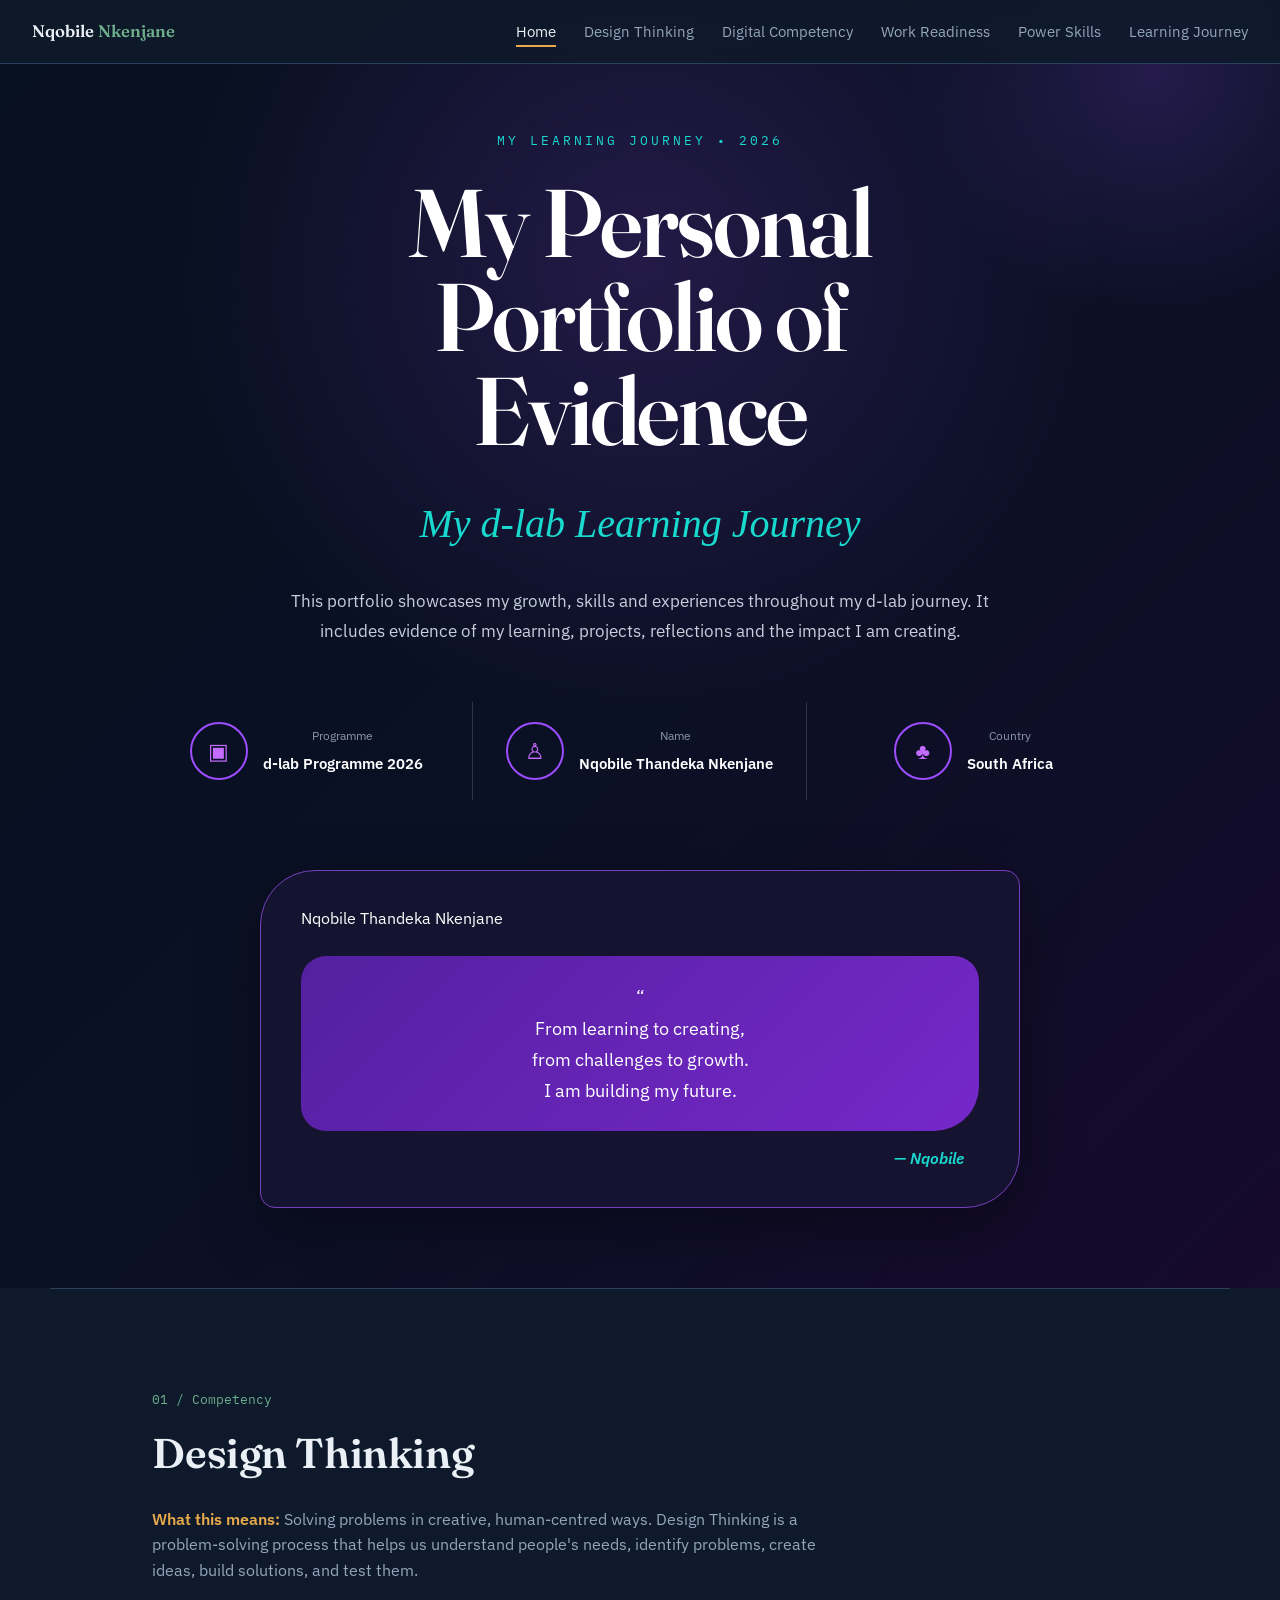
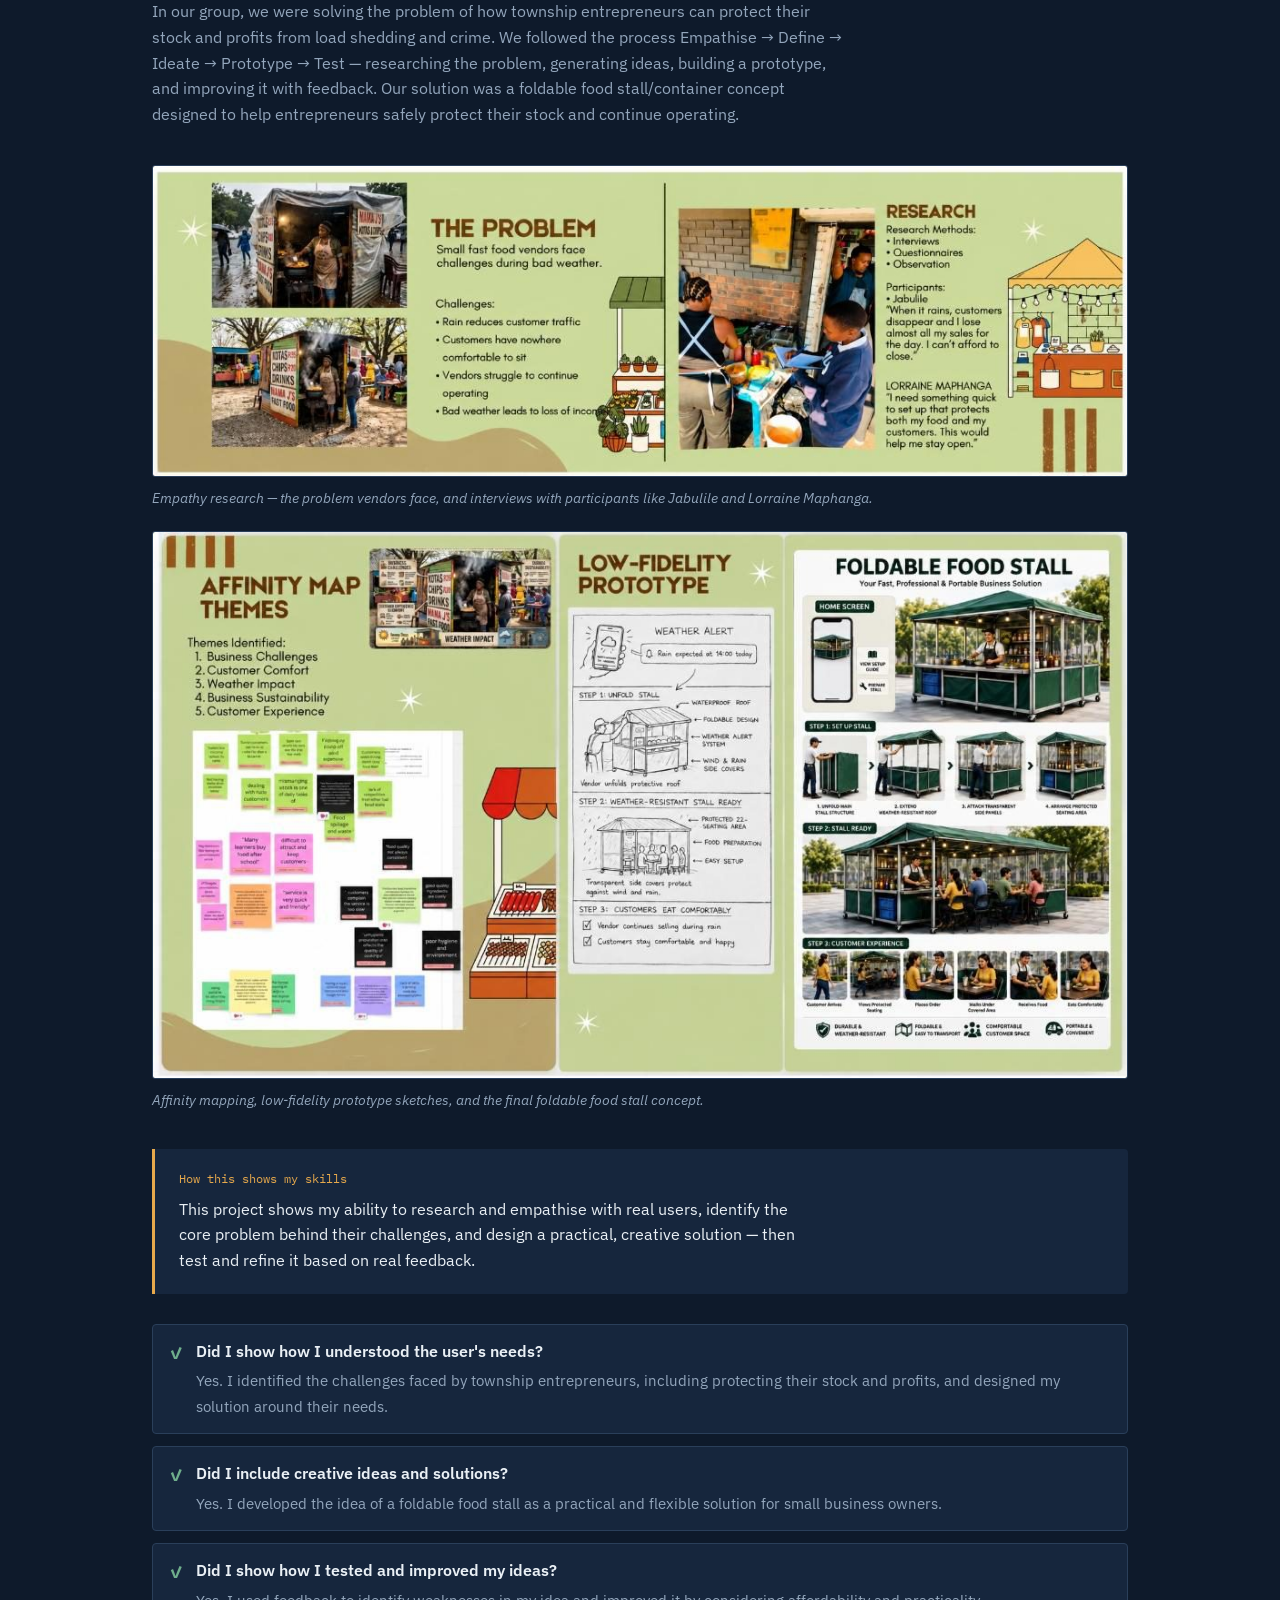
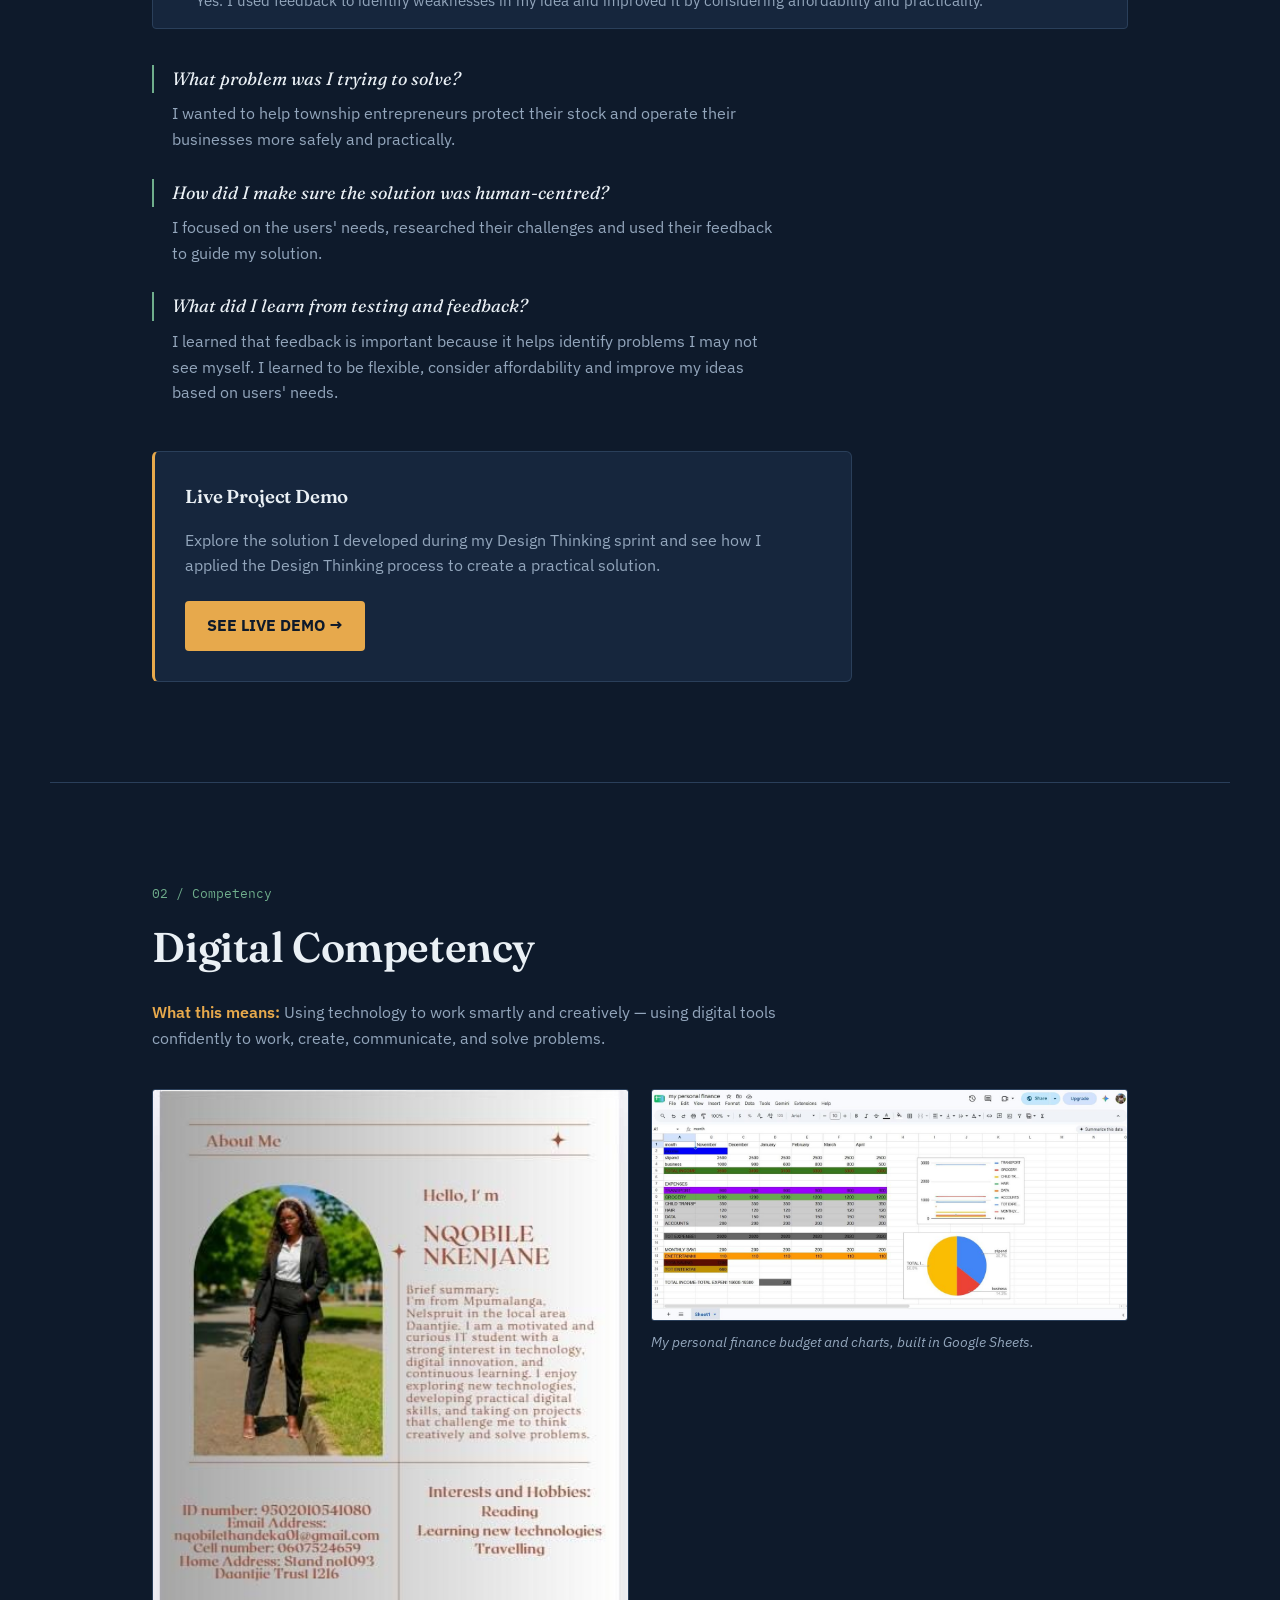
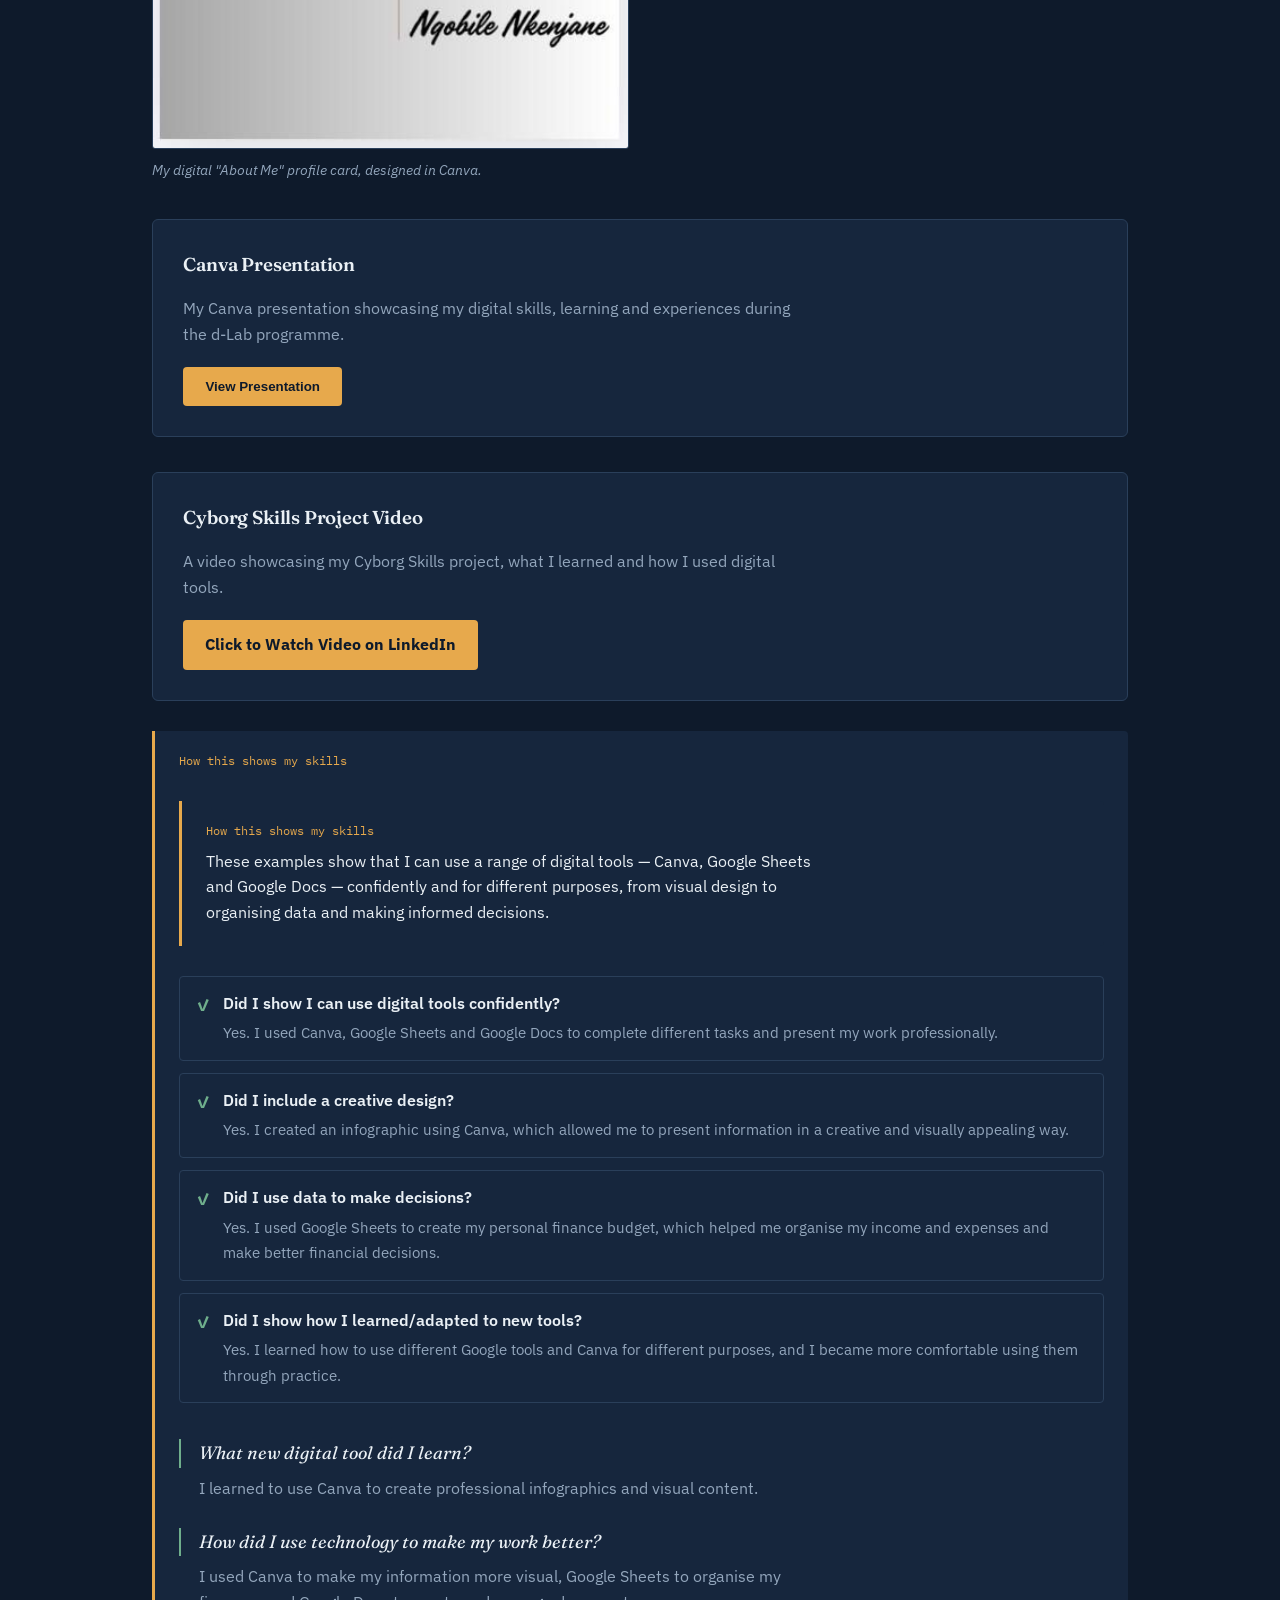
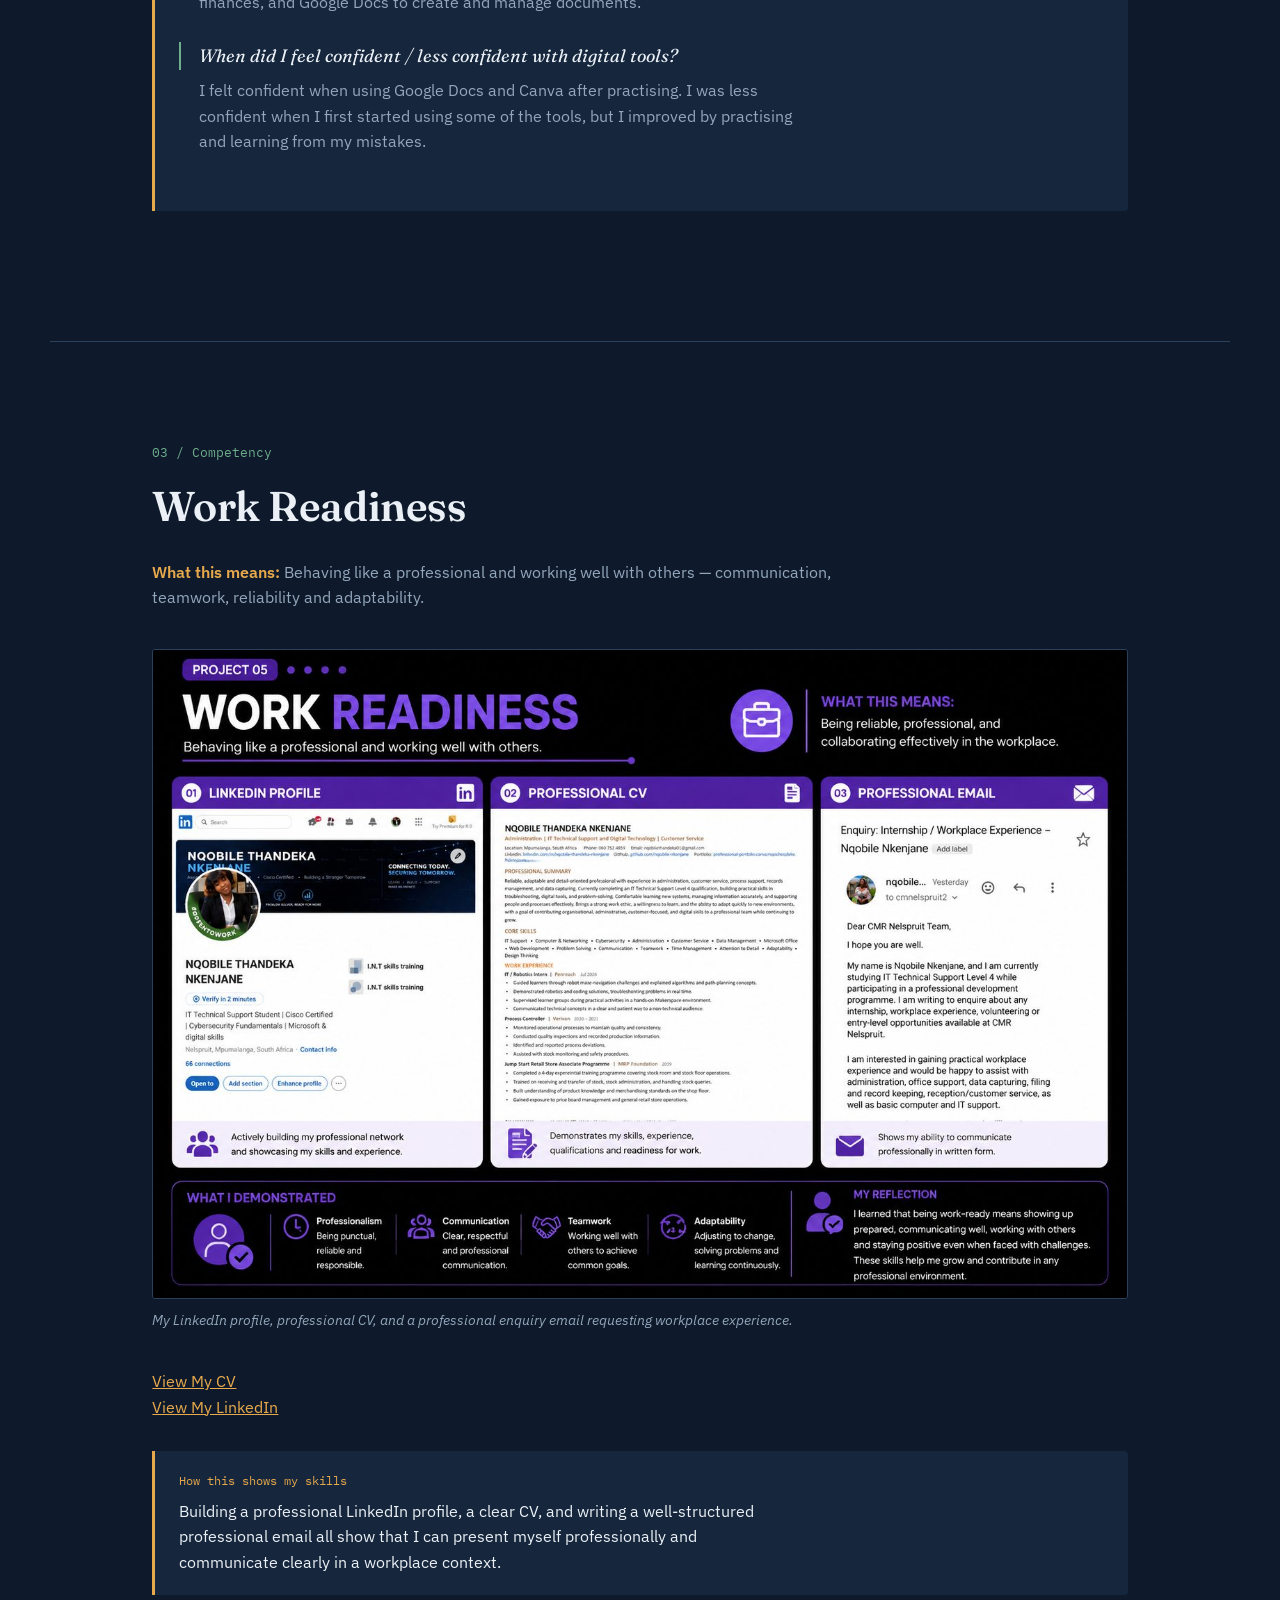
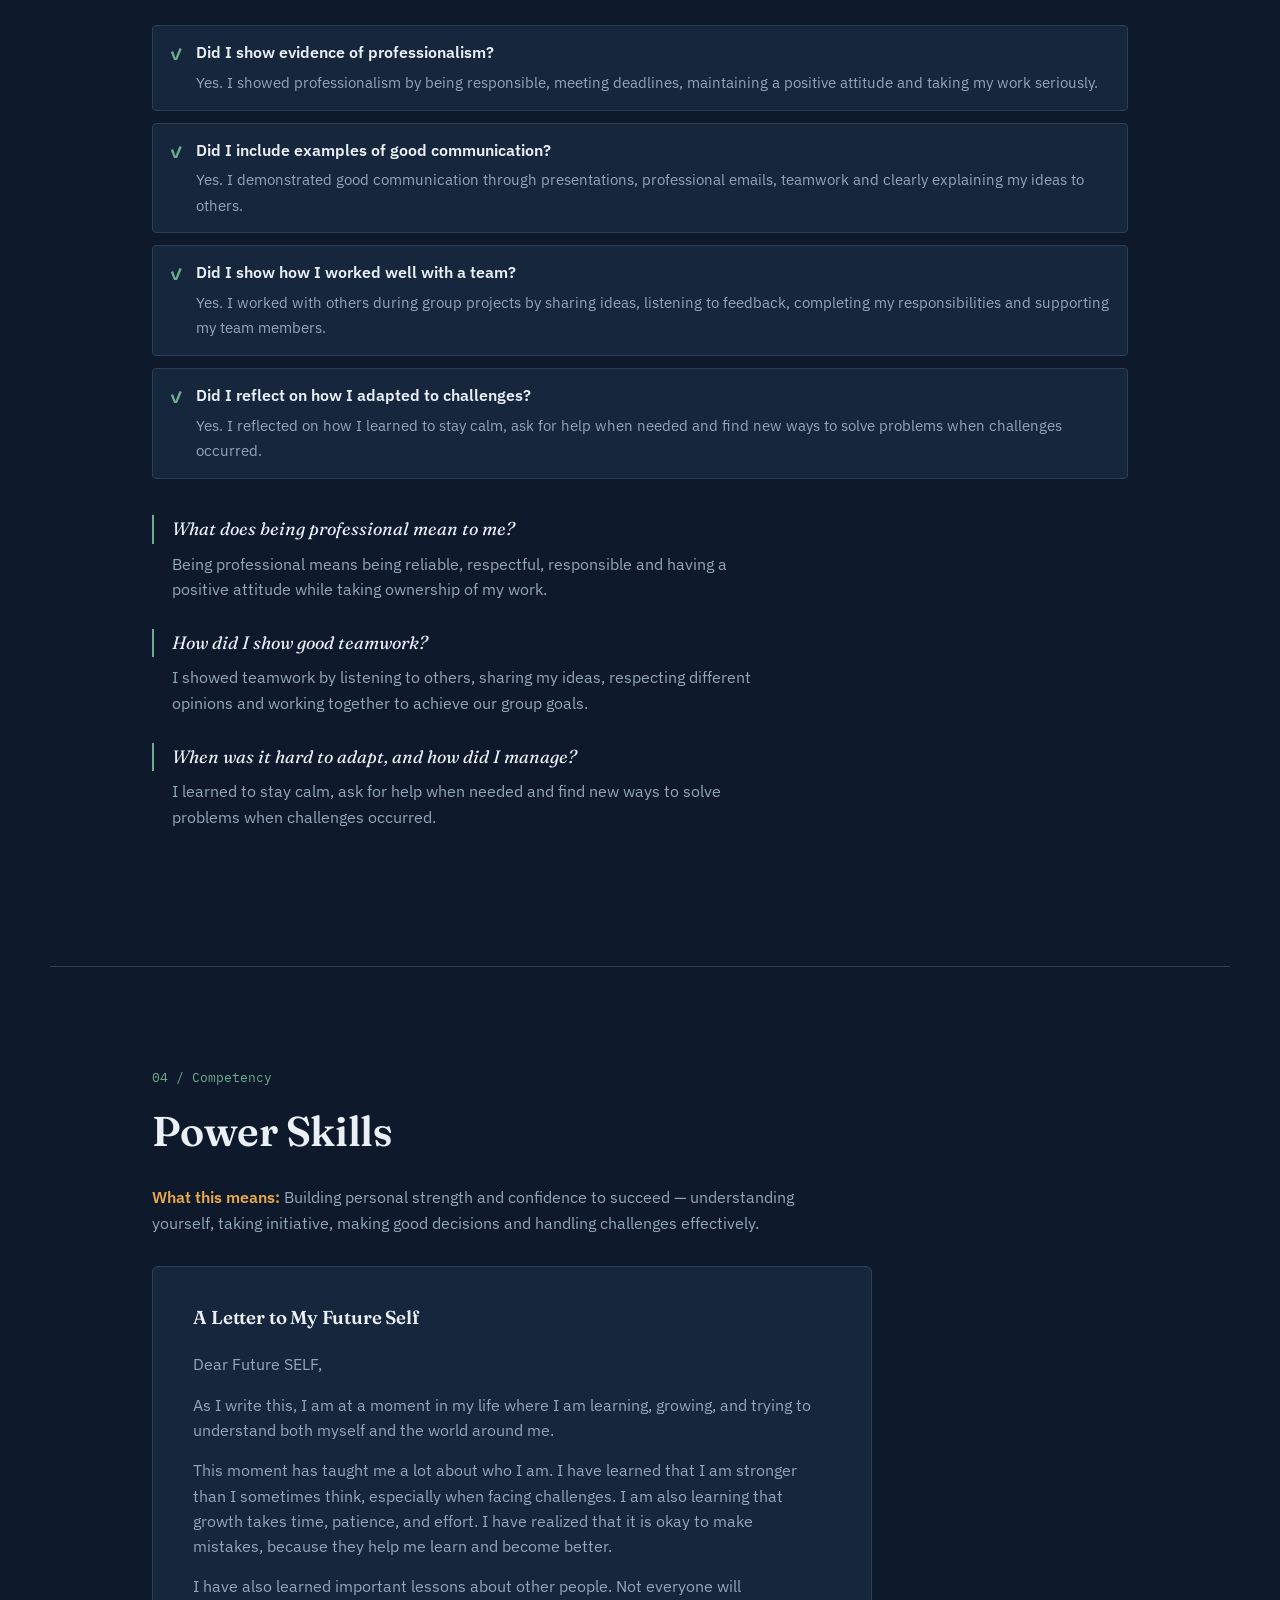
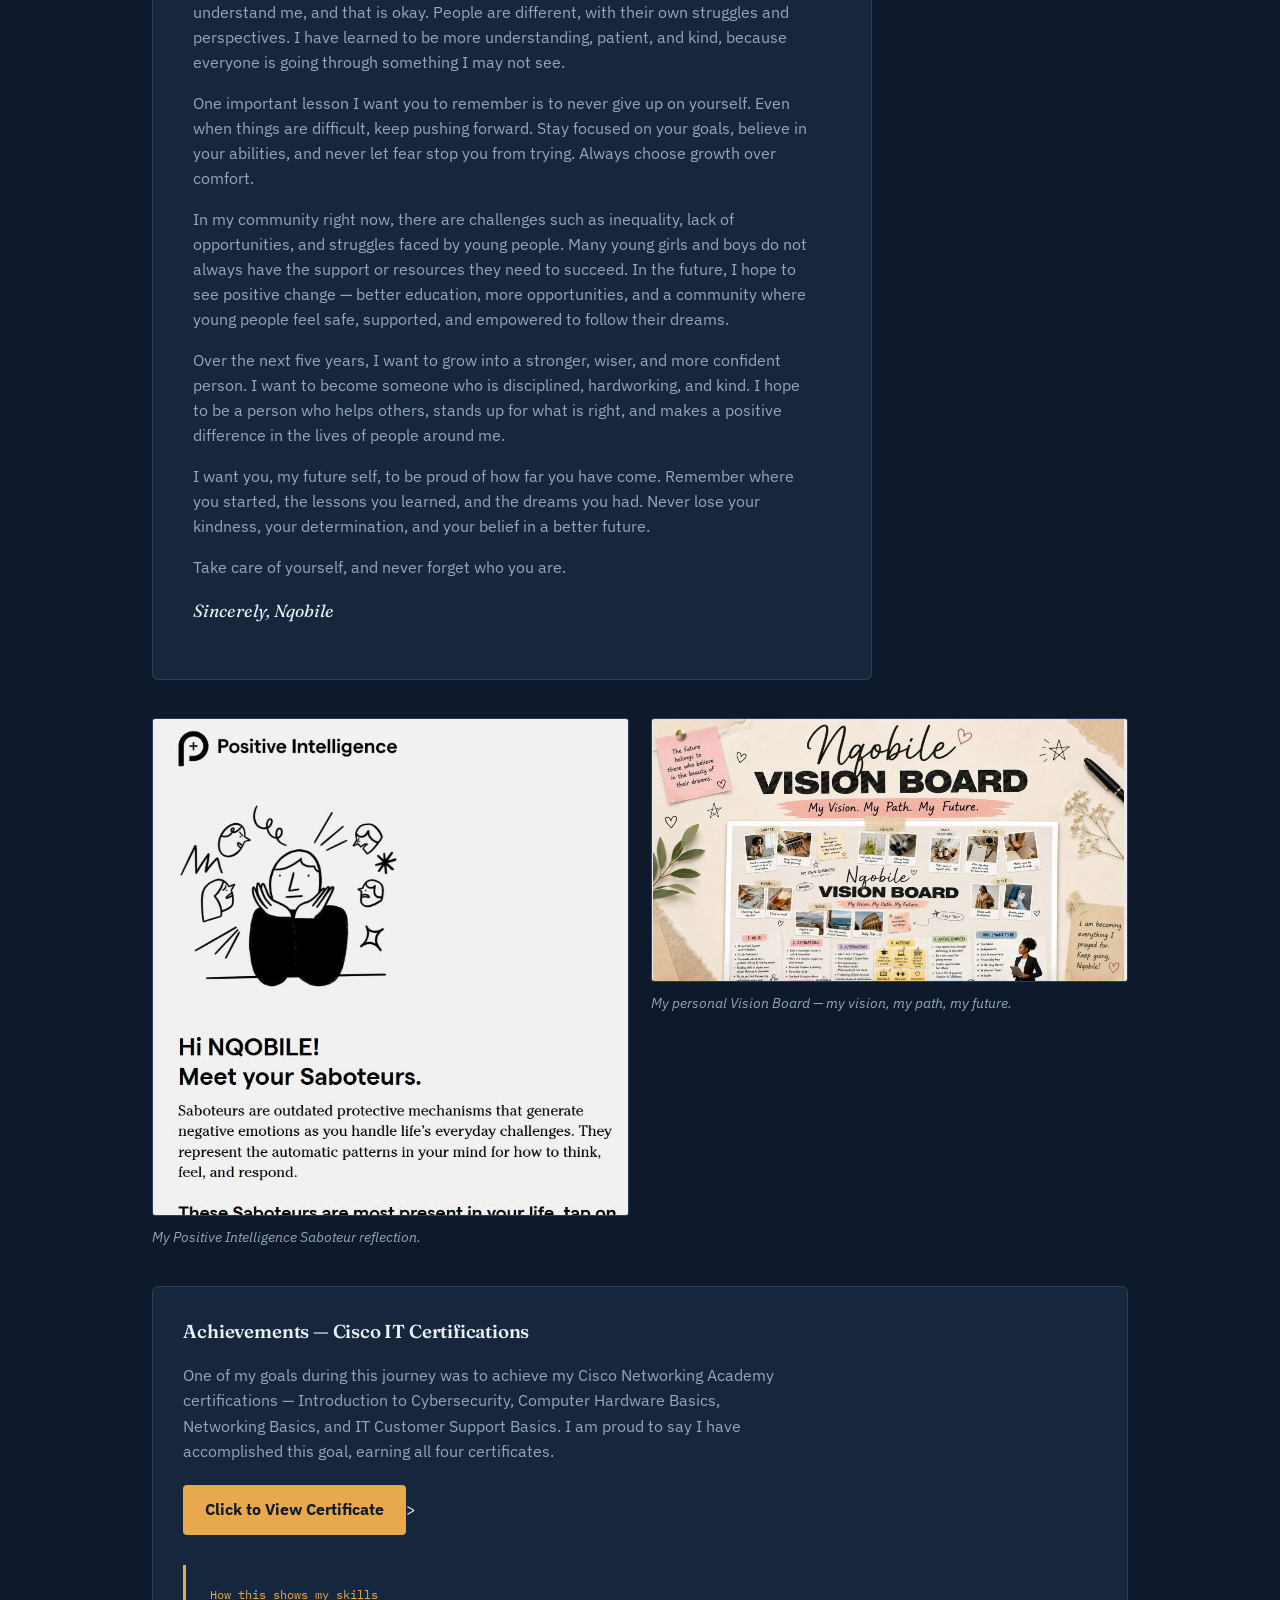
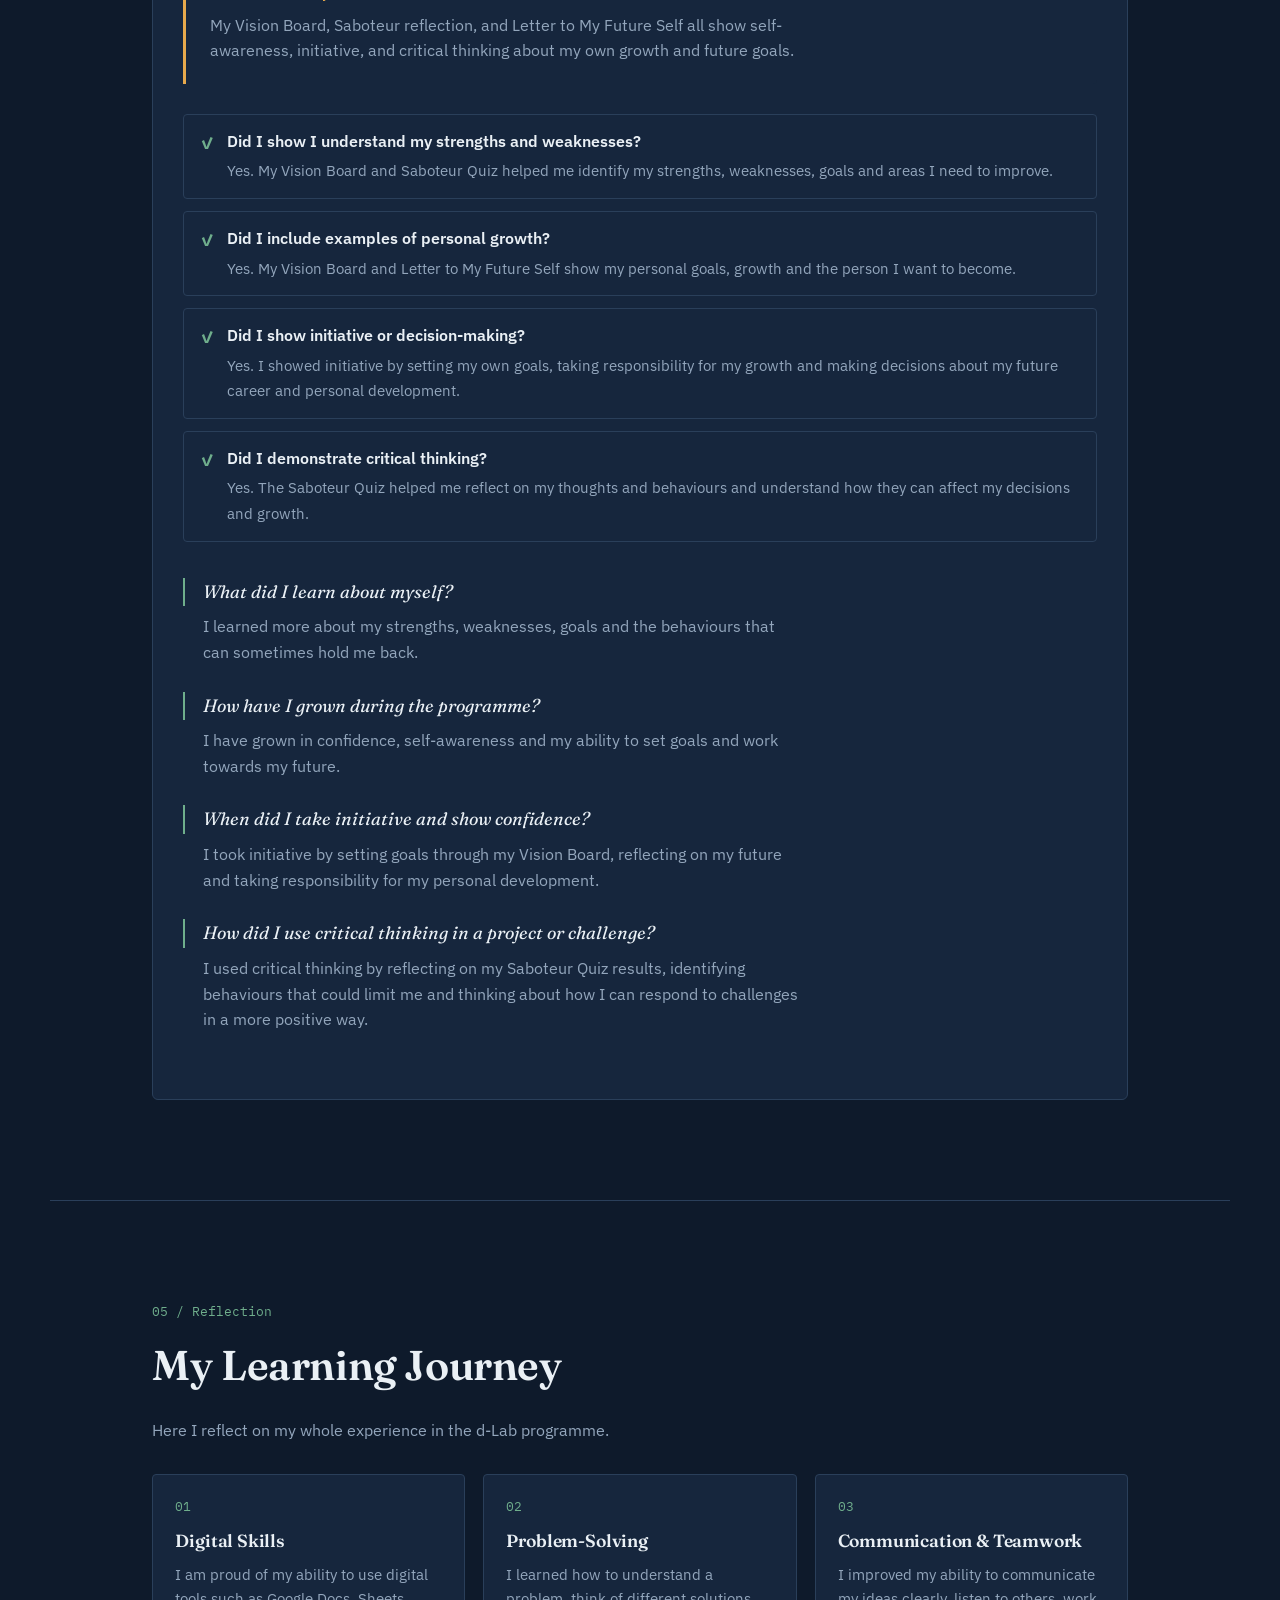
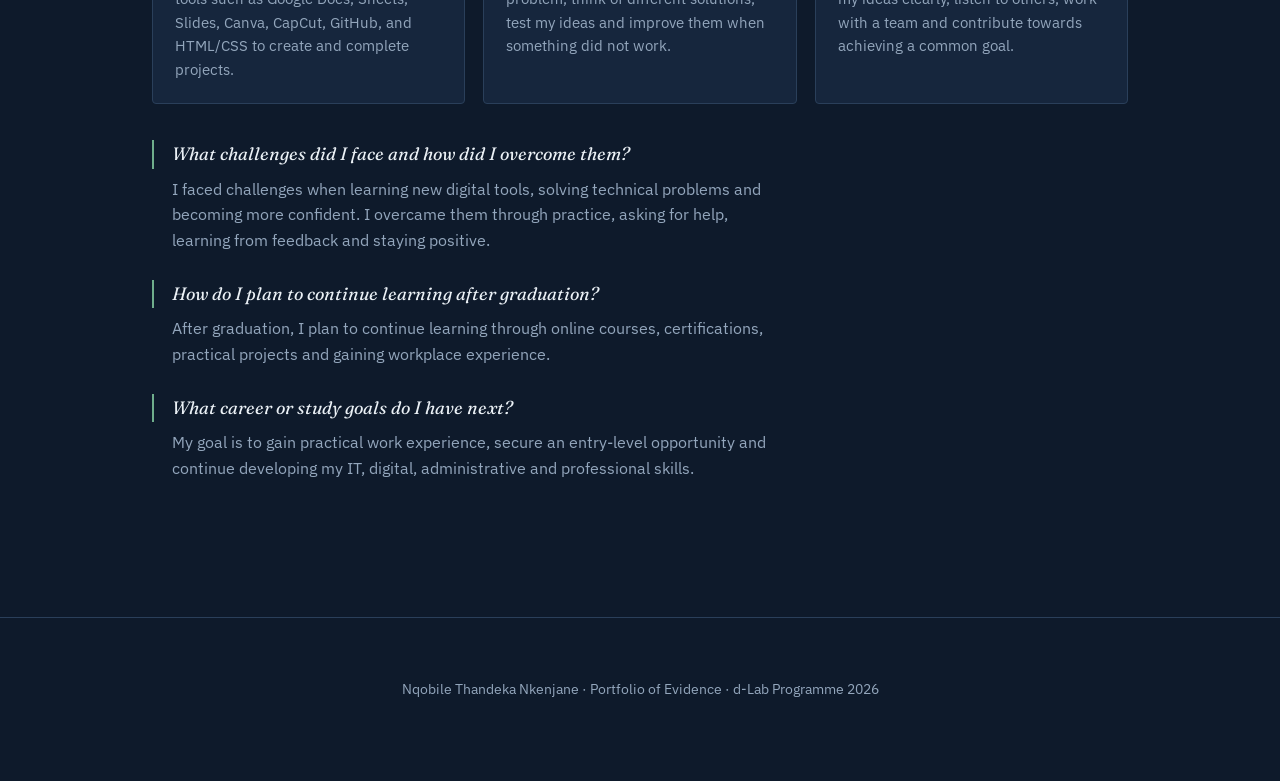
<file: index.html>
<!DOCTYPE html>
<html lang="en">
<head>
<meta charset="UTF-8">
<meta name="viewport" content="width=device-width, initial-scale=1.0">
<title>Nqobile Thandeka Nkenjane — Portfolio of Evidence</title>
<link rel="preconnect" href="https://fonts.googleapis.com">
<link rel="preconnect" href="https://fonts.gstatic.com" crossorigin>
<link href="https://fonts.googleapis.com/css2?family=Fraunces:ital,wght@0,500;0,600;1,500&family=IBM+Plex+Sans:wght@400;500;600&family=IBM+Plex+Mono:wght@400;500&display=swap" rel="stylesheet">
<link rel="stylesheet" href="style.css">

</head>
<body>

<nav class="nav">
  <div class="brand" onclick="document.getElementById('home').scrollIntoView()">Nqobile <span>Nkenjane</span></div>
  <button class="navtoggle" id="navtoggle">&#9776;</button>
  <ul id="navlist">
    <li><a class="navlink" href="#home">Home</a></li>
    <li><a class="navlink" href="#design-thinking">Design Thinking</a></li>
    <li><a class="navlink" href="#digital-competency">Digital Competency</a></li>
    <li><a class="navlink" href="#work-readiness">Work Readiness</a></li>
    <li><a class="navlink" href="#power-skills">Power Skills</a></li>
    <li><a class="navlink" href="#learning-journey">Learning Journey</a></li>
  </ul>
</nav>

<!-- HOME -->
<section class="hero" id="home">

    <div class="eyebrow">MY LEARNING JOURNEY • 2026</div>

    <h1>
        My Personal<br>
        Portfolio of<br>
        Evidence
    </h1>

    <div class="hero-subtitle">
        My d-lab Learning Journey
    </div>

    <p class="hero-description">
        This portfolio showcases my growth, skills and experiences
        throughout my d-lab journey. It includes evidence of my
        learning, projects, reflections and the impact I am creating.
    </p>

    <div class="meta">

        <div class="meta-item">
            <div class="icon">▣</div>
            <div>
                <div class="label">Programme</div>
                <div class="value">d-lab Programme 2026</div>
            </div>
        </div>

        <div class="meta-item">
            <div class="icon">♙</div>
            <div>
                <div class="label">Name</div>
                <div class="value">Nqobile Thandeka Nkenjane</div>
            </div>
        </div>

        <div class="meta-item">
            <div class="icon">♣</div>
            <div>
                <div class="label">Country</div>
                <div class="value">South Africa</div>
            </div>
        </div>

    </div>

    <div class="quote-card">
        <div class="quote-name">Nqobile Thandeka Nkenjane</div>

        <div class="quote">
            “<br>
            From learning to creating,<br>
            from challenges to growth.<br>
            I am building my future.
        </div>

        <div class="quote-author">
            — Nqobile
        </div>
    </div>

</section>

<!-- SECTION 1 -->
<section class="block" id="design-thinking">
  <div class="kicker">01 / Competency</div>
  <h2>Design Thinking</h2>
  <p class="intro-text"><span class="what">What this means:</span> Solving problems in creative, human-centred ways. Design Thinking is a problem-solving process that helps us understand people's needs, identify problems, create ideas, build solutions, and test them.</p>
  <p class="intro-text">In our group, we were solving the problem of how township entrepreneurs can protect their stock and profits from load shedding and crime. We followed the process Empathise &rarr; Define &rarr; Ideate &rarr; Prototype &rarr; Test — researching the problem, generating ideas, building a prototype, and improving it with feedback. Our solution was a foldable food stall/container concept designed to help entrepreneurs safely protect their stock and continue operating.</p>

  <div class="gallery wide">
    <figure>
      <img src="images/design-thinking-research.jpg" alt="The problem and research for the foldable food stall project">
      <figcaption>Empathy research — the problem vendors face, and interviews with participants like Jabulile and Lorraine Maphanga.</figcaption>
    </figure>
    <figure>
      <img src="images/design-thinking-prototype.jpg" alt="Affinity mapping, prototype sketches and final concept">
      <figcaption>Affinity mapping, low-fidelity prototype sketches, and the final foldable food stall concept.</figcaption>
    </figure>
  </div>

  <div class="skills-note">
    <div class="label">How this shows my skills</div>
    <p style="margin:0;">This project shows my ability to research and empathise with real users, identify the core problem behind their challenges, and design a practical, creative solution — then test and refine it based on real feedback.</p>
  </div>

  <ul class="checklist">
    <li><span class="tick">&#10003;</span><div><span class="q">Did I show how I understood the user's needs?</span><span class="a">Yes. I identified the challenges faced by township entrepreneurs, including protecting their stock and profits, and designed my solution around their needs.</span></div></li>
    <li><span class="tick">&#10003;</span><div><span class="q">Did I include creative ideas and solutions?</span><span class="a">Yes. I developed the idea of a foldable food stall as a practical and flexible solution for small business owners.</span></div></li>
    <li><span class="tick">&#10003;</span><div><span class="q">Did I show how I tested and improved my ideas?</span><span class="a">Yes. I used feedback to identify weaknesses in my idea and improved it by considering affordability and practicality.</span></div></li>
  </ul>

  <div class="reflect">
    <p class="q">What problem was I trying to solve?</p>
    <p class="a">I wanted to help township entrepreneurs protect their stock and operate their businesses more safely and practically.</p>
    <p class="q">How did I make sure the solution was human-centred?</p>
    <p class="a">I focused on the users' needs, researched their challenges and used their feedback to guide my solution.</p>
    <p class="q">What did I learn from testing and feedback?</p>
    <p class="a">I learned that feedback is important because it helps identify problems I may not see myself. I learned to be flexible, consider affordability and improve my ideas based on users' needs.</p>
  </div><div class="evidence-action">
    <h3>Live Project Demo</h3>

    <p>
        Explore the solution I developed during my Design Thinking sprint
        and see how I applied the Design Thinking process to create a
        practical solution.
    </p>

    <a
        href="https://nqobile-nkenjane.github.io/Design-Thinking-Project/"
        target="_blank"
        class="demo-button"
    >
        SEE LIVE DEMO →
    </a>
</div>
</section>

<!-- SECTION 2 -->
<section class="block" id="digital-competency">
  <div class="kicker">02 / Competency</div>
  <h2>Digital Competency</h2>
  <p class="intro-text"><span class="what">What this means:</span> Using technology to work smartly and creatively — using digital tools confidently to work, create, communicate, and solve problems.</p>

  <div class="gallery">
    <figure>
      <img src="images/digital-about-me.jpg" alt="About Me profile card designed in Canva">
      <figcaption>My digital "About Me" profile card, designed in Canva.</figcaption>
    </figure>
    <figure>
      <img src="images/digital-finance-sheet.jpg" alt="Personal finance budget in Google Sheets">
      <figcaption>My personal finance budget and charts, built in Google Sheets.</figcaption>
    </figure>
  </div> 
  <!-- CANVA PRESENTATION -->
  <div class="evidence-item">

    <h3>Canva Presentation</h3>

    <p>
      My Canva presentation showcasing my digital skills,
      learning and experiences during the d-Lab programme.
    </p>

    <button class="presentation-button" onclick="openPresentation()">
      View Presentation
    </button>

  </div>


  <!-- CYBORG SKILLS PROJECT VIDEO -->
  <div class="evidence-item">

    <h3>Cyborg Skills Project Video</h3>

    <p>
      A video showcasing my Cyborg Skills project,
      what I learned and how I used digital tools.
    </p>

    <a
      href="https://www.linkedin.com/posts/nqobile-thandeka-nkenjane_cyborgskillsonsteroids-d-artificialintelligence-activity-7496237016356089859-2sgw?utm_source=social_share_send&utm_medium=android_app&rcm=ACoAAGYSrjkBlMRqACgyRqJCxEGP_98ag1HbYXc&utm_campaign=copy_link "
      target="_blank"
      rel="noopener noreferrer"
      class="video-button"
    >
      Click to Watch Video on LinkedIn
    </a>

  </div>

  <!-- PRESENTATION SLIDESHOW -->
<div id="presentationModal" class="presentation-modal">

  <div class="presentation-content">

    <button
      class="close-presentation"
      onclick="closePresentation()">
      ×
    </button>

    <img
      id="presentationSlide"
      src="images/1.png"
      alt="Canva Presentation Slide">

    <div class="presentation-controls">

      <button onclick="previousSlide()">← Back</button>

      <span id="slideNumber">1 / 7</span>

      <button onclick="nextSlide()">Next →</button>

    </div>

  </div>

</div>
  

  </div>


  <div class="skills-note">
    <div class="label">How this shows my skills</div>

  <div class="skills-note">
    <div class="label">How this shows my skills</div>
    <p style="margin:0;">These examples show that I can use a range of digital tools — Canva, Google Sheets and Google Docs — confidently and for different purposes, from visual design to organising data and making informed decisions.</p>
  </div>

  <ul class="checklist">
    <li><span class="tick">&#10003;</span><div><span class="q">Did I show I can use digital tools confidently?</span><span class="a">Yes. I used Canva, Google Sheets and Google Docs to complete different tasks and present my work professionally.</span></div></li>
    <li><span class="tick">&#10003;</span><div><span class="q">Did I include a creative design?</span><span class="a">Yes. I created an infographic using Canva, which allowed me to present information in a creative and visually appealing way.</span></div></li>
    <li><span class="tick">&#10003;</span><div><span class="q">Did I use data to make decisions?</span><span class="a">Yes. I used Google Sheets to create my personal finance budget, which helped me organise my income and expenses and make better financial decisions.</span></div></li>
    <li><span class="tick">&#10003;</span><div><span class="q">Did I show how I learned/adapted to new tools?</span><span class="a">Yes. I learned how to use different Google tools and Canva for different purposes, and I became more comfortable using them through practice.</span></div></li>
  </ul>

  <div class="reflect">
    <p class="q">What new digital tool did I learn?</p>
    <p class="a">I learned to use Canva to create professional infographics and visual content.</p>
    <p class="q">How did I use technology to make my work better?</p>
    <p class="a">I used Canva to make my information more visual, Google Sheets to organise my finances, and Google Docs to create and manage documents.</p>
    <p class="q">When did I feel confident / less confident with digital tools?</p>
    <p class="a">I felt confident when using Google Docs and Canva after practising. I was less confident when I first started using some of the tools, but I improved by practising and learning from my mistakes.</p>
  </div>
</section>

<!-- SECTION 3 -->
<section class="block" id="work-readiness">
  <div class="kicker">03 / Competency</div>
  <h2>Work Readiness</h2>
  <p class="intro-text"><span class="what">What this means:</span> Behaving like a professional and working well with others — communication, teamwork, reliability and adaptability.</p>

  <div class="gallery wide">
    <figure>
      <img src="images/work-readiness.jpg" alt="LinkedIn profile, CV, and professional email">
      <figcaption>My LinkedIn profile, professional CV, and a professional enquiry email requesting workplace experience.</figcaption>
    </figure>
  </div>
<div class="work-readiness-buttons">
     <a href="cv.html" target="_blank">
    View My CV
</a>
<a
    <br><br>

    <a href="https://www.linkedin.com/in/nqobile-thandeka-nkenjane/" target="_blank">
        View My LinkedIn
    </a>
</div>
  <div class="skills-note">
    <div class="label">How this shows my skills</div>
    <p style="margin:0;">Building a professional LinkedIn profile, a clear CV, and writing a well-structured professional email all show that I can present myself professionally and communicate clearly in a workplace context.</p>
  </div>

  <ul class="checklist">
    <li><span class="tick">&#10003;</span><div><span class="q">Did I show evidence of professionalism?</span><span class="a">Yes. I showed professionalism by being responsible, meeting deadlines, maintaining a positive attitude and taking my work seriously.</span></div></li>
    <li><span class="tick">&#10003;</span><div><span class="q">Did I include examples of good communication?</span><span class="a">Yes. I demonstrated good communication through presentations, professional emails, teamwork and clearly explaining my ideas to others.</span></div></li>
    <li><span class="tick">&#10003;</span><div><span class="q">Did I show how I worked well with a team?</span><span class="a">Yes. I worked with others during group projects by sharing ideas, listening to feedback, completing my responsibilities and supporting my team members.</span></div></li>
    <li><span class="tick">&#10003;</span><div><span class="q">Did I reflect on how I adapted to challenges?</span><span class="a">Yes. I reflected on how I learned to stay calm, ask for help when needed and find new ways to solve problems when challenges occurred.</span></div></li>
  </ul>

  <div class="reflect">
    <p class="q">What does being professional mean to me?</p>
    <p class="a">Being professional means being reliable, respectful, responsible and having a positive attitude while taking ownership of my work.</p>
    <p class="q">How did I show good teamwork?</p>
    <p class="a">I showed teamwork by listening to others, sharing my ideas, respecting different opinions and working together to achieve our group goals.</p>
    <p class="q">When was it hard to adapt, and how did I manage?</p>
    <p class="a">I learned to stay calm, ask for help when needed and find new ways to solve problems when challenges occurred.</p>
  </div>
</section>

<!-- SECTION 4 -->
<section class="block" id="power-skills">
  <div class="kicker">04 / Competency</div>
  <h2>Power Skills</h2>
  <p class="intro-text"><span class="what">What this means:</span> Building personal strength and confidence to succeed — understanding yourself, taking initiative, making good decisions and handling challenges effectively.</p>

  <div class="letter">
    <h3 style="margin-top:0;">A Letter to My Future Self</h3>
    <p>Dear Future SELF,</p>
    <p>As I write this, I am at a moment in my life where I am learning, growing, and trying to understand both myself and the world around me.</p>
    <p>This moment has taught me a lot about who I am. I have learned that I am stronger than I sometimes think, especially when facing challenges. I am also learning that growth takes time, patience, and effort. I have realized that it is okay to make mistakes, because they help me learn and become better.</p>
    <p>I have also learned important lessons about other people. Not everyone will understand me, and that is okay. People are different, with their own struggles and perspectives. I have learned to be more understanding, patient, and kind, because everyone is going through something I may not see.</p>
    <p>One important lesson I want you to remember is to never give up on yourself. Even when things are difficult, keep pushing forward. Stay focused on your goals, believe in your abilities, and never let fear stop you from trying. Always choose growth over comfort.</p>
    <p>In my community right now, there are challenges such as inequality, lack of opportunities, and struggles faced by young people. Many young girls and boys do not always have the support or resources they need to succeed. In the future, I hope to see positive change — better education, more opportunities, and a community where young people feel safe, supported, and empowered to follow their dreams.</p>
    <p>Over the next five years, I want to grow into a stronger, wiser, and more confident person. I want to become someone who is disciplined, hardworking, and kind. I hope to be a person who helps others, stands up for what is right, and makes a positive difference in the lives of people around me.</p>
    <p>I want you, my future self, to be proud of how far you have come. Remember where you started, the lessons you learned, and the dreams you had. Never lose your kindness, your determination, and your belief in a better future.</p>
    <p>Take care of yourself, and never forget who you are.</p>
    <p class="sig">Sincerely, Nqobile</p>
  </div>

  <div class="gallery">
    <figure>
      <img src="images/power-skills-saboteur.jpg" alt="Positive Intelligence Saboteur reflection">
      <figcaption>My Positive Intelligence Saboteur reflection.</figcaption>
    </figure>
    <figure>
      <img src="images/power-skills-vision-board.jpg" alt="Personal vision board">
      <figcaption>My personal Vision Board — my vision, my path, my future.</figcaption>
    </figure>
  </div><div class="evidence-item" id="achievements">
  <h3>Achievements — Cisco IT Certifications</h3>
  <p>One of my goals during this journey was to achieve my Cisco Networking Academy certifications — Introduction to Cybersecurity, Computer Hardware Basics, Networking Basics, and IT Customer Support Basics. I am proud to say I have accomplished this goal, earning all four certificates.</p>
  <a href="certificates.html" target="_blank" class="video-button">Click to View Certificate</a>>

  <div class="skills-note">
    <div class="label">How this shows my skills</div>
    <p style="margin:0;">My Vision Board, Saboteur reflection, and Letter to My Future Self all show self-awareness, initiative, and critical thinking about my own growth and future goals.</p>
  </div>

  <ul class="checklist">
    <li><span class="tick">&#10003;</span><div><span class="q">Did I show I understand my strengths and weaknesses?</span><span class="a">Yes. My Vision Board and Saboteur Quiz helped me identify my strengths, weaknesses, goals and areas I need to improve.</span></div></li>
    <li><span class="tick">&#10003;</span><div><span class="q">Did I include examples of personal growth?</span><span class="a">Yes. My Vision Board and Letter to My Future Self show my personal goals, growth and the person I want to become.</span></div></li>
    <li><span class="tick">&#10003;</span><div><span class="q">Did I show initiative or decision-making?</span><span class="a">Yes. I showed initiative by setting my own goals, taking responsibility for my growth and making decisions about my future career and personal development.</span></div></li>
    <li><span class="tick">&#10003;</span><div><span class="q">Did I demonstrate critical thinking?</span><span class="a">Yes. The Saboteur Quiz helped me reflect on my thoughts and behaviours and understand how they can affect my decisions and growth.</span></div></li>
  </ul>

  <div class="reflect">
    <p class="q">What did I learn about myself?</p>
    <p class="a">I learned more about my strengths, weaknesses, goals and the behaviours that can sometimes hold me back.</p>
    <p class="q">How have I grown during the programme?</p>
    <p class="a">I have grown in confidence, self-awareness and my ability to set goals and work towards my future.</p>
    <p class="q">When did I take initiative and show confidence?</p>
    <p class="a">I took initiative by setting goals through my Vision Board, reflecting on my future and taking responsibility for my personal development.</p>
    <p class="q">How did I use critical thinking in a project or challenge?</p>
    <p class="a">I used critical thinking by reflecting on my Saboteur Quiz results, identifying behaviours that could limit me and thinking about how I can respond to challenges in a more positive way.</p>
  </div>
</section>

<!-- FINAL SECTION -->
<section class="block" id="learning-journey">
  <div class="kicker">05 / Reflection</div>
  <h2>My Learning Journey</h2>
  <p class="intro-text">Here I reflect on my whole experience in the d-Lab programme.</p>

  <div class="pillars">
    <div class="pillar">
      <div class="n">01</div>
      <h3>Digital Skills</h3>
      <p>I am proud of my ability to use digital tools such as Google Docs, Sheets, Slides, Canva, CapCut, GitHub, and HTML/CSS to create and complete projects.</p>
    </div>
    <div class="pillar">
      <div class="n">02</div>
      <h3>Problem-Solving</h3>
      <p>I learned how to understand a problem, think of different solutions, test my ideas and improve them when something did not work.</p>
    </div>
    <div class="pillar">
      <div class="n">03</div>
      <h3>Communication &amp; Teamwork</h3>
      <p>I improved my ability to communicate my ideas clearly, listen to others, work with a team and contribute towards achieving a common goal.</p>
    </div>
  </div>

  <div class="reflect">
    <p class="q">What challenges did I face and how did I overcome them?</p>
    <p class="a">I faced challenges when learning new digital tools, solving technical problems and becoming more confident. I overcame them through practice, asking for help, learning from feedback and staying positive.</p>
    <p class="q">How do I plan to continue learning after graduation?</p>
    <p class="a">After graduation, I plan to continue learning through online courses, certifications, practical projects and gaining workplace experience.</p>
    <p class="q">What career or study goals do I have next?</p>
    <p class="a">My goal is to gain practical work experience, secure an entry-level opportunity and continue developing my IT, digital, administrative and professional skills.</p>
  </div>
</section>

<footer>
  Nqobile Thandeka Nkenjane &middot; Portfolio of Evidence &middot; d-Lab Programme 2026
</footer>


<script src="script.js"></script>
</body>
</html>
</file>
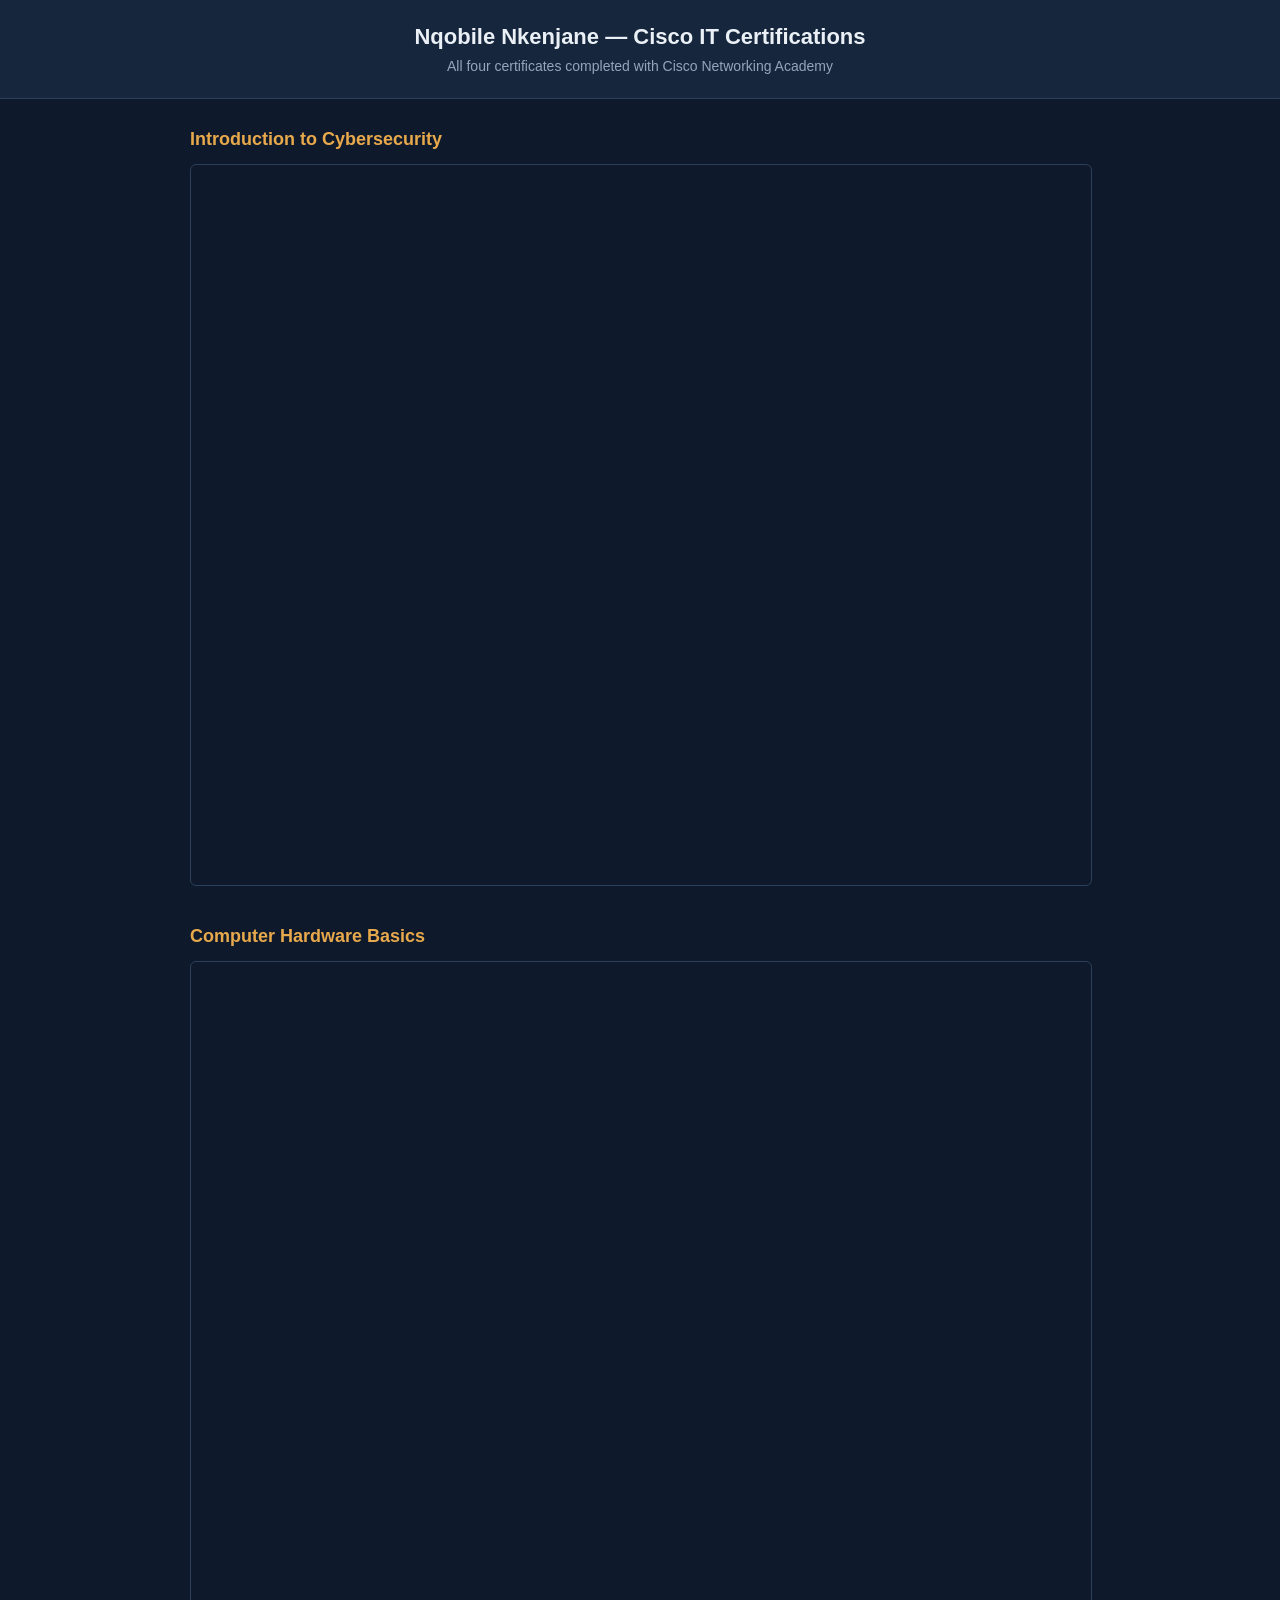
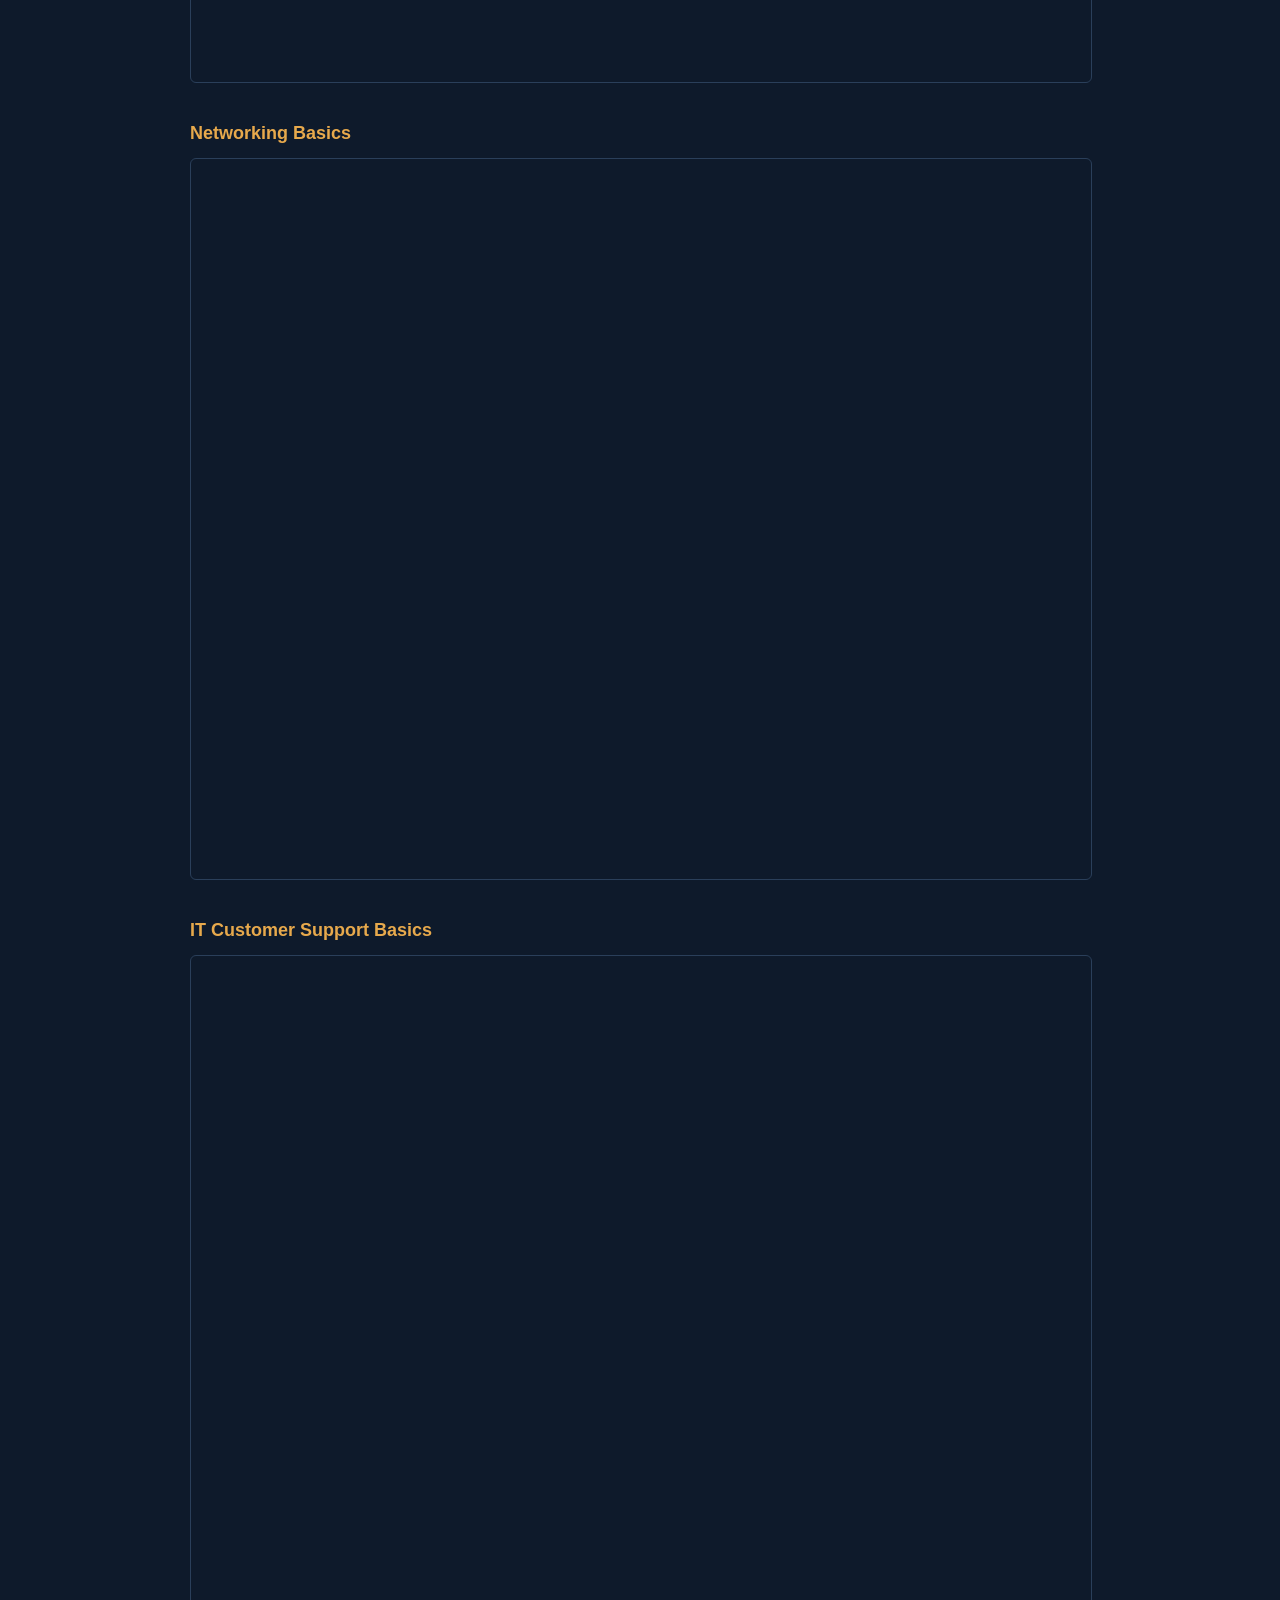
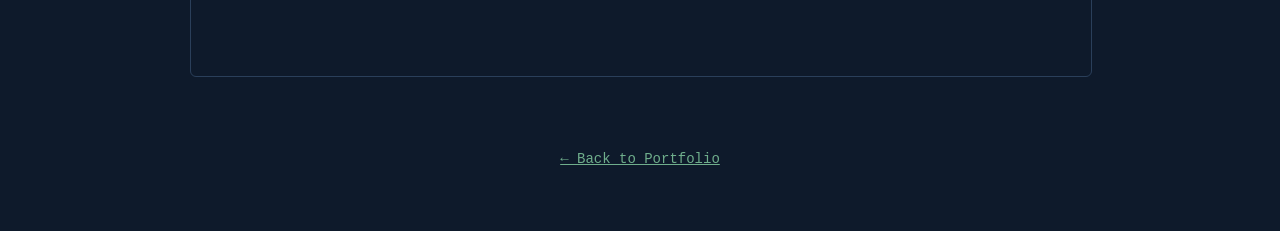
<file: certificates.html>
<!DOCTYPE html>
<html lang="en">
<head>
<meta charset="UTF-8">
<meta name="viewport" content="width=device-width, initial-scale=1.0">
<title>Nqobile Thandeka Nkenjane — Certificates</title>
<style>
  body {
    margin: 0;
    font-family: 'IBM Plex Sans', Arial, sans-serif;
    background: #0E1A2B;
    color: #EAF0F5;
  }
  header {
    padding: 24px 20px;
    text-align: center;
    background: #16263D;
    border-bottom: 1px solid #2A3F5A;
  }
  header h1 {
    margin: 0;
    font-size: 22px;
  }
  header p {
    margin: 8px 0 0;
    color: #93A6BC;
    font-size: 14px;
  }
  .cert-block {
    padding: 30px 20px 10px;
    max-width: 900px;
    margin: 0 auto;
  }
  .cert-block h2 {
    font-size: 18px;
    margin: 0 0 14px;
    color: #E7A94C;
  }
  .cert-frame {
    width: 100%;
    height: 80vh;
    border: 1px solid #2A3F5A;
    border-radius: 6px;
    overflow: hidden;
    margin-bottom: 40px;
  }
  iframe {
    width: 100%;
    height: 100%;
    border: none;
  }
  .back-link {
    display: block;
    text-align: center;
    padding: 10px 20px 50px;
    font-family: monospace;
    font-size: 14px;
  }
  .back-link a { color: #6FAE8C; }
</style>
</head>
<body>

<header>
  <h1>Nqobile Nkenjane — Cisco IT Certifications</h1>
  <p>All four certificates completed with Cisco Networking Academy</p>
</header>

<div class="cert-block">
  <h2>Introduction to Cybersecurity</h2>
  <div class="cert-frame">
    <iframe src="https://docs.google.com/gview?embedded=true&url=https://nqobile-nkenjane.github.io/Personal-Portfolio-of-Evidence/cert-cybersecurity.pdf"></iframe>
  </div>

  <h2>Computer Hardware Basics</h2>
  <div class="cert-frame">
    <iframe src="https://docs.google.com/gview?embedded=true&url=https://nqobile-nkenjane.github.io/Personal-Portfolio-of-Evidence/cert-hardware-basics.pdf"></iframe>
  </div>

  <h2>Networking Basics</h2>
  <div class="cert-frame">
    <iframe src="https://docs.google.com/gview?embedded=true&url=https://nqobile-nkenjane.github.io/Personal-Portfolio-of-Evidence/cert-networking-basics.pdf"></iframe>
  </div>

  <h2>IT Customer Support Basics</h2>
  <div class="cert-frame">
    <iframe src="https://docs.google.com/gview?embedded=true&url=https://nqobile-nkenjane.github.io/Personal-Portfolio-of-Evidence/cert-customer-support.pdf"></iframe>
  </div>
</div>

<p class="back-link"><a href="index.html#power-skills">&larr; Back to Portfolio</a></p>

</body>
</html>
</file>
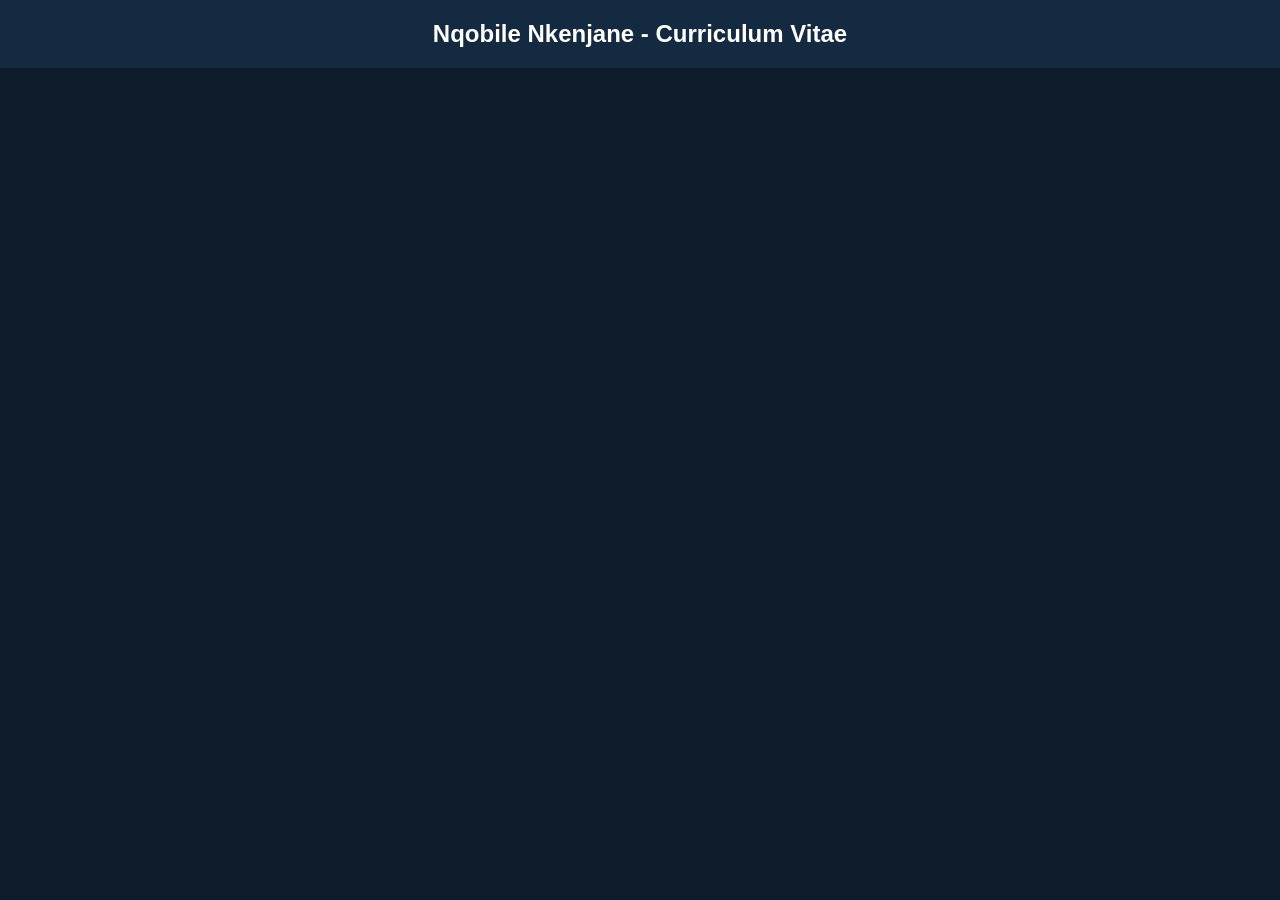
<file: cv.html>
<!DOCTYPE html>
<html lang="en">
<head>
    <meta charset="UTF-8">
    <meta name="viewport" content="width=device-width, initial-scale=1.0">

    <title>Nqobile Nkenjane - CV</title>

    <style>
        body {
            margin: 0;
            font-family: Arial, sans-serif;
            background: #0d1b2a;
            color: white;
        }

        header {
            padding: 20px;
            text-align: center;
            background: #142a40;
        }

        h1 {
            margin: 0;
            font-size: 24px;
        }

        .cv-container {
            width: 100%;
            height: calc(100vh - 80px);
        }

        iframe {
            width: 100%;
            height: 100%;
            border: none;
        }
    </style>
</head>

<body>

    <header>
        <h1>Nqobile Nkenjane - Curriculum Vitae</h1>
    </header>

    <div class="cv-container">
        <iframe
            src="https://docs.google.com/gview?embedded=true&url=https://nqobile-nkenjane.github.io/Personal-Portfolio-of-Evidence/Nqobile-Nkenjane-CV.pdf">
        </iframe>
    </div>

</body>
</html>
</file>
<file: style.css>
:root {
  --bg: #0E1A2B;
  --surface: #16263D;
  --surface-2: #1C3049;
  --line: #2A3F5A;
  --text: #EAF0F5;
  --muted: #93A6BC;
  --amber: #E7A94C;
  --sage: #6FAE8C;
}
* { box-sizing: border-box; }
html { scroll-behavior: smooth; }
body {
  margin: 0;
  background: var(--bg);
  color: var(--text);
  font-family: 'IBM Plex Sans', 'Segoe UI', Arial, sans-serif;
  line-height: 1.6;
}
h1, h2, h3, .display {
  font-family: 'Fraunces', Georgia, serif;
  font-weight: 600;
  letter-spacing: -0.01em;
  color: var(--text);
}
p { color: var(--text); max-width: 62ch; }
.muted { color: var(--muted); }
a { color: var(--amber); }

/* ---------- NAV ---------- */
.nav {
  position: fixed;
  top: 0; left: 0; right: 0;
  z-index: 100;
  display: flex;
  align-items: center;
  justify-content: space-between;
  padding: 18px 32px;
  background: rgba(14,26,43,0.86);
  backdrop-filter: blur(8px);
  border-bottom: 1px solid var(--line);
}
.nav .brand {
  font-family: 'Fraunces', serif;
  font-size: 1.05rem;
  font-weight: 600;
  cursor: pointer;
}
.nav .brand span { color: var(--sage); }
.nav ul {
  list-style: none;
  display: flex;
  gap: 28px;
  margin: 0; padding: 0;
}
.nav a.navlink {
  color: var(--muted);
  text-decoration: none;
  font-size: 0.92rem;
  padding-bottom: 4px;
  border-bottom: 2px solid transparent;
  transition: color .2s, border-color .2s;
}
.nav a.navlink:hover, .nav a.navlink.active {
  color: var(--text);
  border-color: var(--amber);
}
.navtoggle { display: none; background: none; border: none; color: var(--text); font-size: 1.6rem; cursor: pointer; }

@media (max-width: 860px) {
  .nav ul {
    position: fixed;
    top: 60px; right: 0;
    flex-direction: column;
    background: var(--surface);
    width: 240px;
    padding: 20px;
    gap: 16px;
    border-left: 1px solid var(--line);
    border-bottom: 1px solid var(--line);
    transform: translateX(100%);
    transition: transform .25s ease;
  }
  .nav ul.open { transform: translateX(0); }
  .navtoggle { display: block; }
}

/* ---------- HERO / HOME ---------- */
.hero {
  min-height: 100vh;
  display: flex;
  flex-direction: column;
  justify-content: center;
  padding: 130px 8vw 80px;
  position: relative;
  overflow: hidden;
  text-align: center;

  background:
    radial-gradient(
      circle at 50% 20%,
      rgba(111, 55, 180, 0.25),
      transparent 38%
    ),
    linear-gradient(
      135deg,
      #07101f 0%,
      #0b1025 55%,
      #160a2d 100%
    );
}

/* Purple glow */
.hero::before {
  content: "";
  position: absolute;
  top: -180px;
  right: -120px;
  width: 500px;
  height: 500px;
  background: radial-gradient(
    circle,
    rgba(155, 77, 255, 0.18),
    transparent 70%
  );
  pointer-events: none;
}

/* Small heading */
.hero .eyebrow {
  color: #19d9cf;
  font-family: 'IBM Plex Mono', monospace;
  font-size: 0.82rem;
  letter-spacing: 3px;
  margin-bottom: 24px;
  text-transform: uppercase;

  opacity: 0;
  animation: rise .7s ease forwards;
}

/* Main heading */
.hero h1 {
  font-size: clamp(3rem, 8vw, 6rem);
  line-height: .98;
  margin: 0 auto 25px;
  max-width: 900px;
  letter-spacing: -2px;
  color: #ffffff;

  opacity: 0;
  animation: rise .8s ease forwards .15s;
}

/* Subtitle */
.hero .hero-subtitle {
  color: #19d9cf;
  font-size: clamp(1.5rem, 4vw, 2.5rem);
  font-family: cursive;
  font-style: italic;
  margin-top: 10px;
}

/* Description */
.hero .hero-description {
  max-width: 720px;
  margin: 30px auto 55px;
  color: #c7cfdd;
  font-size: 1.05rem;
  line-height: 1.8;

  opacity: 0;
  animation: rise .8s ease forwards .3s;
}

/* Programme / name / country */
.hero .meta {
  max-width: 1000px;
  width: 100%;
  margin: 0 auto 70px;

  display: grid;
  grid-template-columns: repeat(3, 1fr);

  opacity: 0;
  animation: rise .8s ease forwards .45s;
}

.hero .meta-item {
  display: flex;
  align-items: center;
  justify-content: center;
  gap: 15px;

  padding: 20px;
  border-right: 1px solid rgba(255,255,255,.15);
}

.hero .meta-item:last-child {
  border-right: none;
}

/* Circular icons */
.hero .meta .icon {
  width: 58px;
  height: 58px;
  min-width: 58px;

  display: flex;
  align-items: center;
  justify-content: center;

  border: 2px solid #9b4dff;
  border-radius: 50%;

  color: #c46cff;
  font-size: 22px;
}

/* Labels */
.hero .meta .label {
  color: #8995aa;
  font-size: .78rem;
  margin-bottom: 5px;
}

/* Values */
.hero .meta .value {
  color: #ffffff;
  font-size: .95rem;
  font-weight: 600;
}

/* Quote card */
.hero .quote-card {
  max-width: 760px;
  width: 100%;
  margin: 0 auto;

  padding: 35px 40px;

  text-align: left;

  background: rgba(24, 22, 52, .75);
  border: 1px solid #7540bd;
  border-radius: 55px 15px 55px 15px;

  box-shadow:
    0 20px 60px rgba(0,0,0,.35);

  opacity: 0;
  animation: rise .8s ease forwards .6s;
}

.hero .quote-name {
  color: #ffffff;
  font-size: 1rem;
  margin-bottom: 25px;
}

.hero .quote {
  background: linear-gradient(
    135deg,
    #5420a0,
    #7628c9
  );

  border-radius: 25px 25px 45px 25px;

  padding: 25px 30px;

  color: #ffffff;

  text-align: center;

  font-size: 1.15rem;
  line-height: 1.7;
}

.hero .quote-author {
  text-align: right;
  margin-top: 15px;
  padding-right: 15px;

  color: #19d9cf;
  font-style: italic;
  font-weight: 600;
}

/* Animation */
@keyframes rise {
  from {
    opacity: 0;
    transform: translateY(18px);
  }

  to {
    opacity: 1;
    transform: translateY(0);
  }
}

/* ---------- HOME MOBILE ---------- */

@media (max-width: 700px) {

  .hero {
    padding: 110px 6vw 60px;
  }

  .hero .eyebrow {
    font-size: .7rem;
    letter-spacing: 2px;
  }

  .hero h1 {
    font-size: clamp(2.8rem, 14vw, 4.5rem);
  }

  .hero .hero-subtitle {
    font-size: 1.7rem;
  }

  .hero .hero-description {
    font-size: .95rem;
    line-height: 1.7;
    margin-bottom: 45px;
  }

  .hero .meta {
    grid-template-columns: 1fr;
    margin-bottom: 50px;
  }

  .hero .meta-item {
    border-right: none;
    border-bottom: 1px solid rgba(255,255,255,.12);
    padding: 18px 5px;
  }

  .hero .meta-item:last-child {
    border-bottom: none;
  }

  .hero .quote-card {
    padding: 25px 18px;
    border-radius: 40px 12px 40px 12px;
  }

  .hero .quote {
    padding: 22px 15px;
    font-size: 1rem;
  }
}
@keyframes rise {
  from { opacity: 0; transform: translateY(18px); }
  to { opacity: 1; transform: translateY(0); }
}

.journey-map {
  margin-top: 56px;
  display: grid;
  grid-template-columns: repeat(4, 1fr);
  gap: 14px;
  max-width: 780px;
}
.journey-map a {
  text-decoration: none;
  border: 1px solid var(--line);
  border-radius: 4px;
  padding: 16px 14px;
  background: var(--surface);
  transition: border-color .2s, transform .2s;
}
.journey-map a:hover { border-color: var(--amber); transform: translateY(-3px); }
.journey-map .num { font-family: 'IBM Plex Mono', monospace; color: var(--sage); font-size: 0.78rem; }
.journey-map .name { color: var(--text); font-size: 0.95rem; margin-top: 6px; display: block; }
@media (max-width: 700px) { .journey-map { grid-template-columns: repeat(2, 1fr); } }

/* ---------- SECTIONS ---------- */
section.block {
  padding: 100px 8vw;
  border-top: 1px solid var(--line);
  max-width: 1180px;
  margin: 0 auto;
}
.block .kicker {
  font-family: 'IBM Plex Mono', monospace;
  color: var(--sage);
  font-size: 0.82rem;
  margin-bottom: 10px;
}
.block h2 {
  font-size: clamp(1.8rem, 3.4vw, 2.6rem);
  margin: 0 0 20px;
}
.block .what {
  color: var(--amber);
  font-weight: 600;
}
.intro-text { max-width: 70ch; color: var(--muted); }
/* ---------- EVIDENCE ACTION ---------- */

.evidence-action {
  margin-top: 45px;
  padding: 30px;
  background: var(--surface);
  border: 1px solid var(--line);
  border-left: 3px solid var(--amber);
  border-radius: 6px;
  max-width: 700px;
}

.evidence-action h3 {
  margin: 0 0 10px;
}

.evidence-action p {
  color: var(--muted);
  margin-bottom: 22px;
}

.demo-button {
  display: inline-block;
  padding: 12px 22px;
  background: var(--amber);
  color: #0E1A2B;
  text-decoration: none;
  font-weight: 700;
  border-radius: 4px;
  transition: transform .2s, opacity .2s;
}

.demo-button:hover {
  transform: translateY(-2px);
  opacity: .9;
}/* ---------- CANVA PRESENTATION & CYBORG VIDEO ---------- */

.evidence-item {
  margin-top: 35px;
  padding: 30px;
  background: var(--surface);
  border: 1px solid var(--line);
  border-radius: 6px;
}

.evidence-item h3 {
  margin: 0 0 10px;
}

.evidence-item p {
  color: var(--muted);
  margin-bottom: 20px;
}


/* BUTTONS */

.presentation-button,
.video-button {
  display: inline-block;
  padding: 12px 22px;
  background: var(--amber);
  color: var(--bg);
  border: none;
  border-radius: 4px;
  text-decoration: none;
  font-weight: 700;
  cursor: pointer;
}

.presentation-button:hover,
.video-button:hover {
  transform: translateY(-2px);
  opacity: .9;
}


/* PRESENTATION POPUP */

.presentation-modal {
  display: none;
  position: fixed;
  z-index: 9999;
  top: 0;
  left: 0;
  width: 100%;
  height: 100%;
  background: rgba(0, 0, 0, .9);
  align-items: center;
  justify-content: center;
  padding: 20px;
}

.presentation-content {
  position: relative;
  width: 90%;
  max-width: 900px;
  text-align: center;
}

.presentation-content img {
  width: 100%;
  max-height: 75vh;
  object-fit: contain;
  border-radius: 6px;
}


/* CLOSE BUTTON */

.close-presentation {
  position: absolute;
  top: -45px;
  right: 0;
  background: none;
  border: none;
  color: white;
  font-size: 35px;
  cursor: pointer;
}


/* BACK + NEXT */

.presentation-controls {
  display: flex;
  align-items: center;
  justify-content: center;
  gap: 20px;
  margin-top: 15px;
}

.presentation-controls button {
  padding: 10px 20px;
  background: var(--surface-2);
  color: var(--text);
  border: 1px solid var(--line);
  border-radius: 4px;
  cursor: pointer;
}

.presentation-controls button:hover {
  border
  }
.gallery {
  display: grid;
  grid-template-columns: repeat(auto-fit, minmax(320px, 1fr));
  gap: 22px;
  margin: 38px 0;
}
figure { margin: 0; }
figure img {
  width: 100%;
  display: block;
  border-radius: 3px;
  border: 1px solid var(--line);
}
figcaption {
  margin-top: 10px;
  font-size: 0.86rem;
  color: var(--muted);
  font-style: italic;
}
.gallery.wide { grid-template-columns: 1fr; }

.skills-note {
  background: var(--surface);
  border-left: 3px solid var(--amber);
  padding: 20px 24px;
  margin: 30px 0;
  border-radius: 0 4px 4px 0;
}
.skills-note .label { font-family: 'IBM Plex Mono', monospace; font-size: 0.78rem; color: var(--amber); margin-bottom: 8px; }

.checklist { list-style: none; padding: 0; margin: 20px 0; display: grid; gap: 12px; }
.checklist li {
  display: flex;
  gap: 12px;
  align-items: flex-start;
  padding: 14px 16px;
  background: var(--surface);
  border: 1px solid var(--line);
  border-radius: 4px;
}
.checklist li .tick {
  color: var(--sage);
  font-weight: 700;
  flex-shrink: 0;
  margin-top: 2px;
}
.checklist li .q { font-weight: 600; display: block; margin-bottom: 4px; }
.checklist li .a { color: var(--muted); font-size: 0.94rem; }

.reflect { margin: 36px 0; }
.reflect .q {
  font-family: 'Fraunces', serif;
  font-style: italic;
  font-size: 1.12rem;
  color: var(--text);
  margin: 0 0 8px;
  padding-left: 18px;
  border-left: 2px solid var(--sage);
}
.reflect .a { color: var(--muted); margin: 0 0 26px 20px; max-width: 60ch; }

.letter {
  background: var(--surface);
  border: 1px solid var(--line);
  border-radius: 6px;
  padding: 36px 40px;
  margin: 30px 0;
  max-width: 72ch;
}
.letter p { color: var(--muted); font-size: 0.98rem; }
.letter .sig { font-family: 'Fraunces', serif; font-style: italic; color: var(--text); font-size: 1.1rem; }

.pillars {
  display: grid;
  grid-template-columns: repeat(auto-fit, minmax(240px,1fr));
  gap: 18px;
  margin: 30px 0;
}
.pillars .pillar {
  border: 1px solid var(--line);
  border-radius: 4px;
  padding: 22px;
  background: var(--surface);
}
.pillars .pillar .n { font-family: 'IBM Plex Mono', monospace; color: var(--sage); font-size: 0.8rem; }
.pillars .pillar h3 { margin: 10px 0 8px; font-size: 1.1rem; }
.pillars .pillar p { font-size: 0.92rem; color: var(--muted); margin: 0; }

footer {
  padding: 60px 8vw 80px;
  text-align: center;
  color: var(--muted);
  font-size: 0.88rem;
  border-top: 1px solid var(--line);
}

@media (max-width: 600px) {
  section.block { padding: 70px 6vw; }
  .hero { padding: 120px 6vw 60px; }
  .letter { padding: 26px 22px; }
}/* CERTIFICATE MODAL */
.cert-scroll { max-height: 78vh; overflow-y: auto; padding-right: 8px; }
.cert-list { display: flex; flex-direction: column; gap: 22px; margin-top: 10px; }
.cert-card {
  background: var(--surface);
  border: 1px solid var(--line);
  border-left: 3px solid var(--sage);
  border-radius: 6px;
  padding: 26px 30px;
  text-align: left;
}
.cert-card .cert-top {
  display: flex;
  justify-content: space-between;
  font-family: 'IBM Plex Mono', monospace;
  font-size: 0.72rem;
  color: var(--muted);
  margin-bottom: 16px;
}
.cert-card .cert-award,
.cert-card .cert-for { color: var(--muted); font-size: 0.85rem; margin: 0 0 4px; }
.cert-card .cert-name { font-family:'Fraunces', serif; font-size:1.15rem; font-weight:600; color: var(--text); margin: 0 0 12px; }
.cert-card .cert-course { font-family:'Fraunces', serif; font-size:1.5rem; font-weight:600; color: var(--amber); margin: 0 0 14px; }
.cert-card .cert-program { color: var(--muted); font-size: 0.85rem; margin: 0 0 18px; }
.cert-card .cert-bottom { display:flex; justify-content: space-between; align-items:flex-end; border-top: 1px solid var(--line); padding-top: 14px; }
.cert-card .cert-signer { font-family:'IBM Plex Mono', monospace; font-size:0.7rem; color: var(--muted); line-height:1.6; }
.cert-card .cert-date { text-align:right; font-family:'IBM Plex Mono', monospace; font-size:0.78rem; color: var(--text); }
.cert-card .cert-date .label { display:block; color: var(--muted); font-size:0.65rem; margin-top:2px; }
</file>
